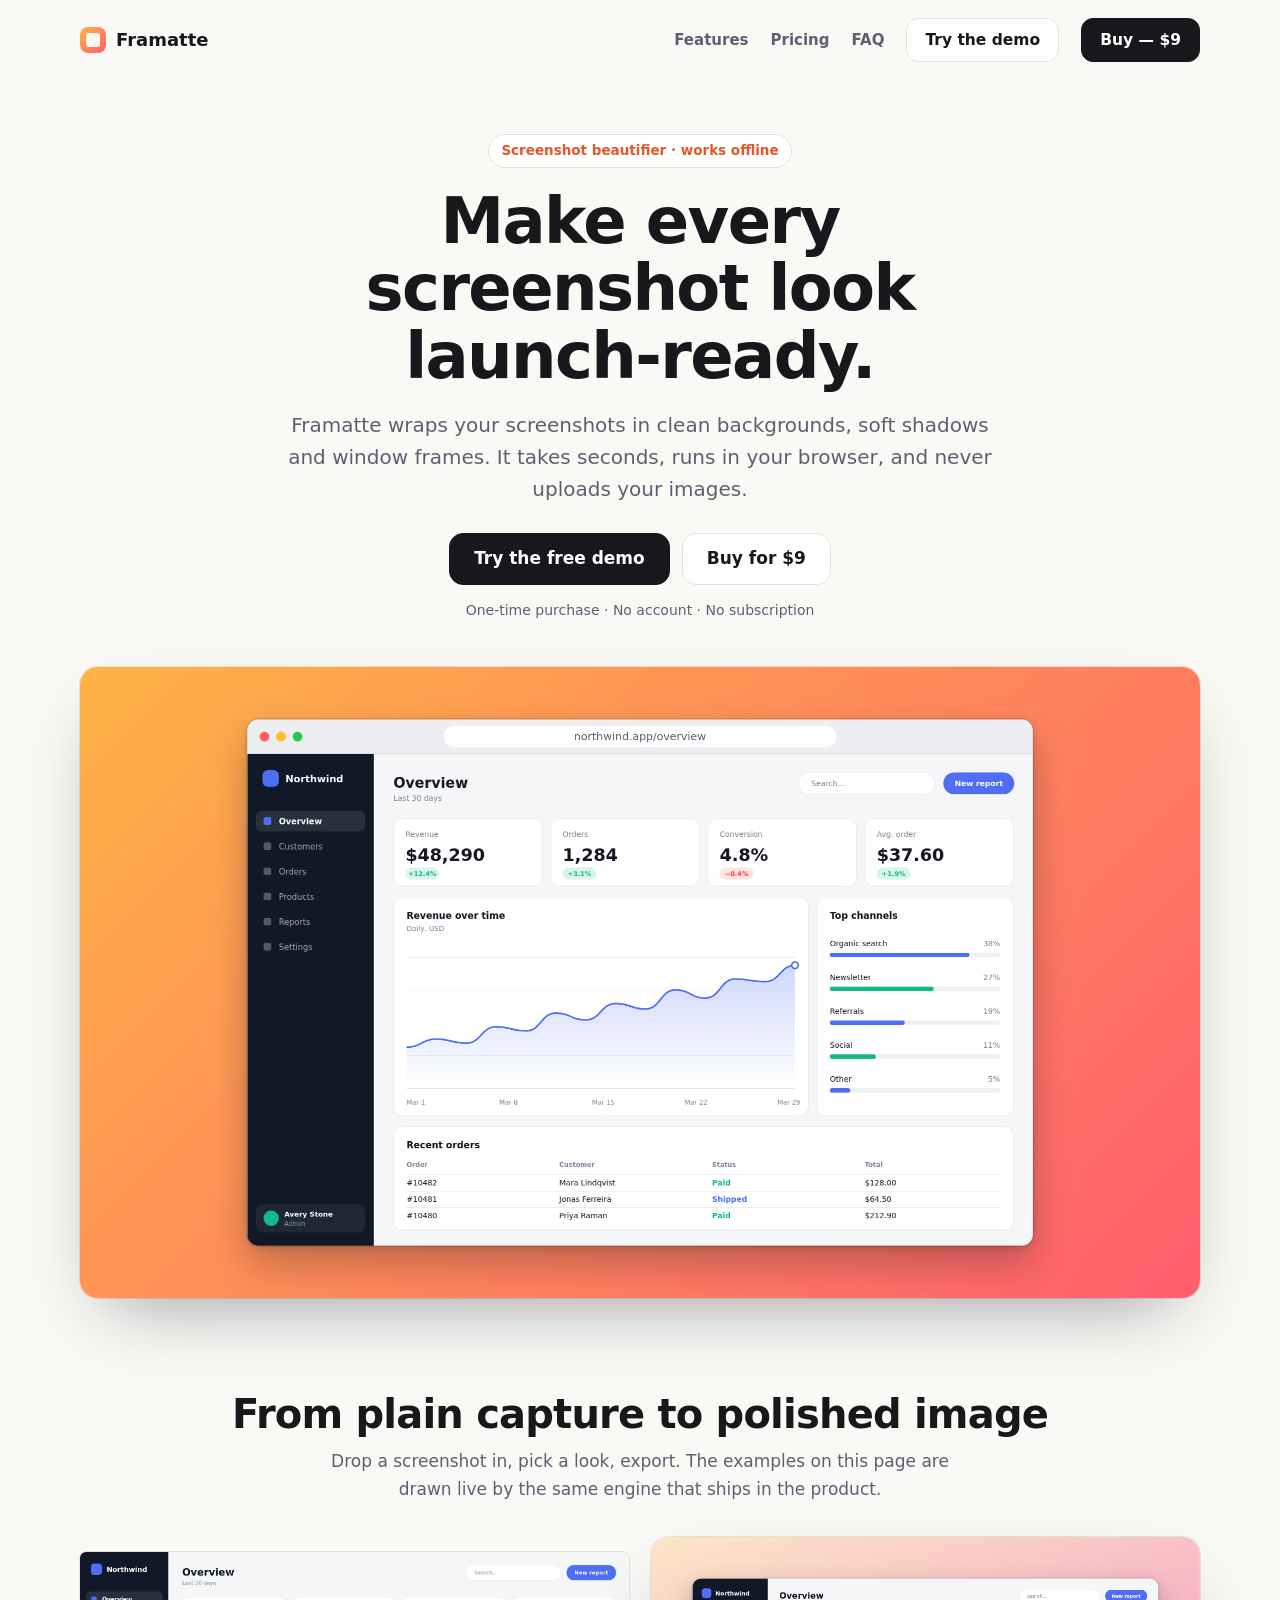
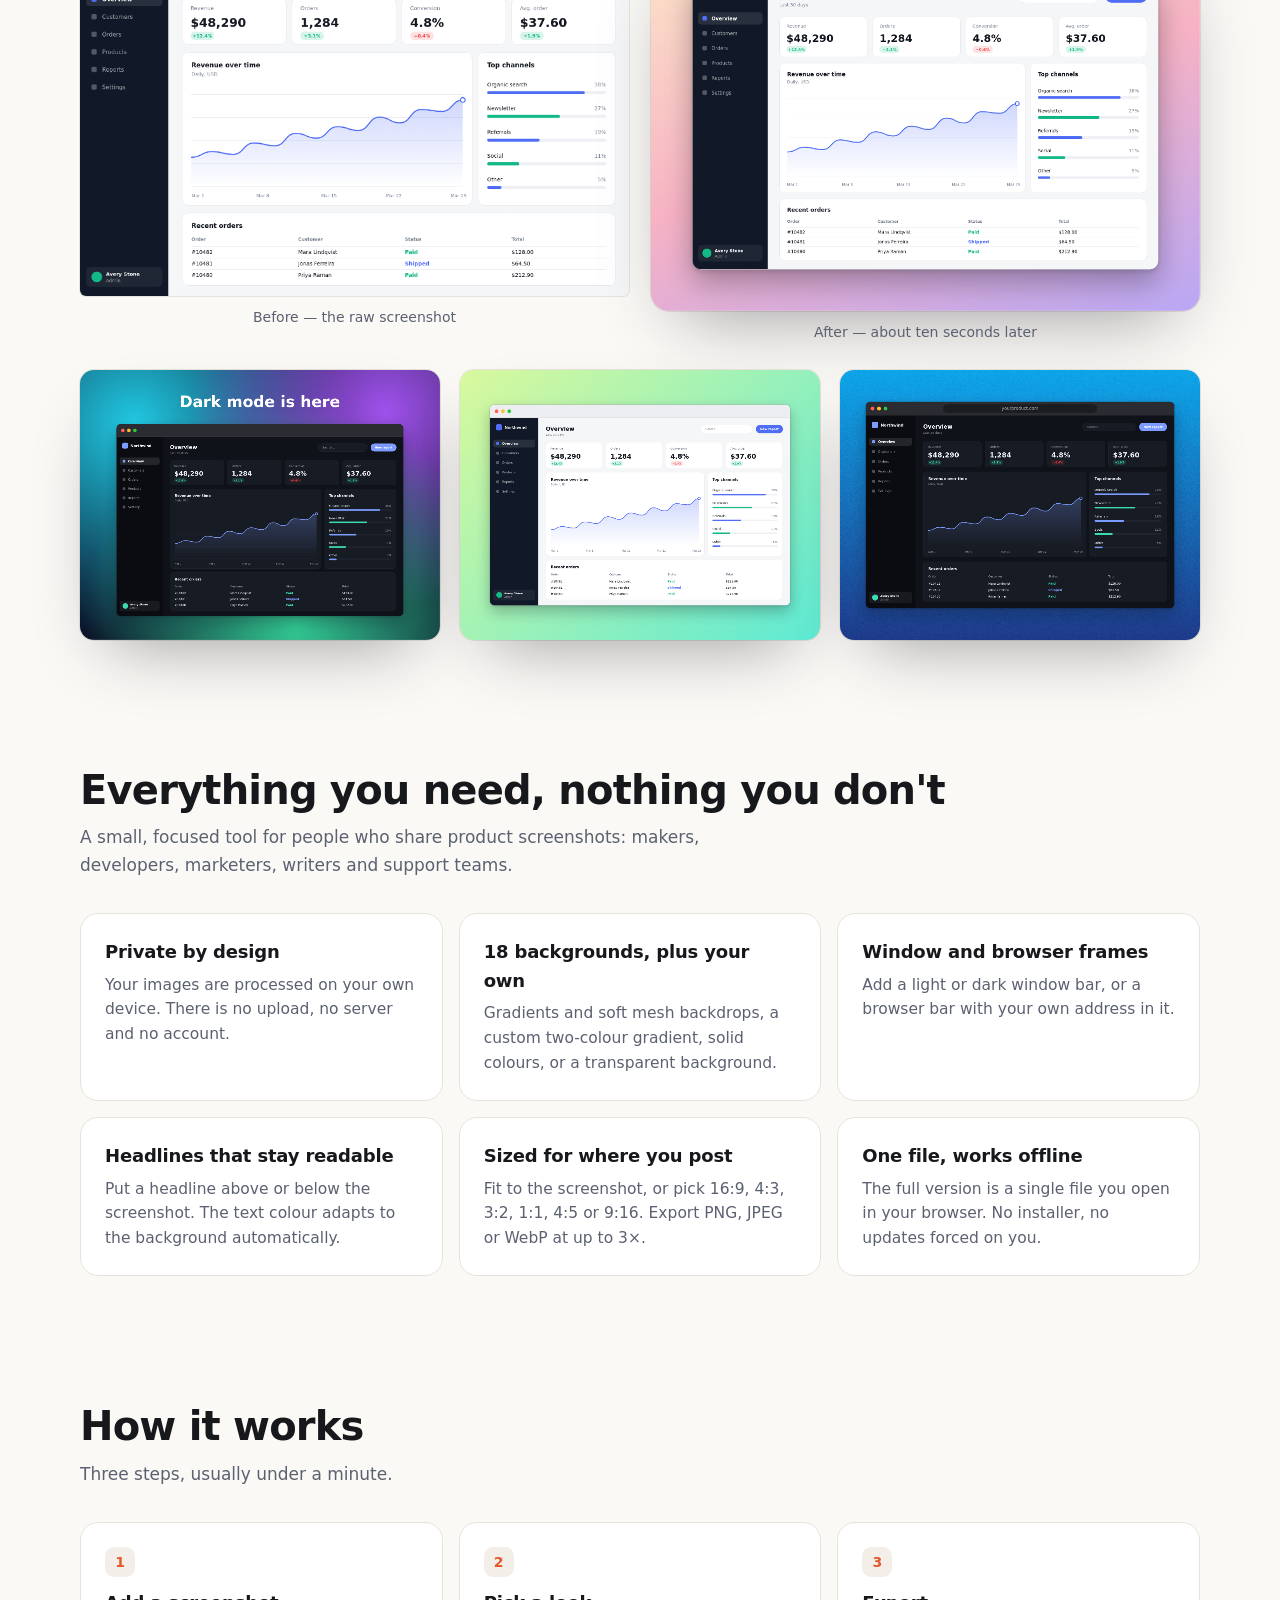
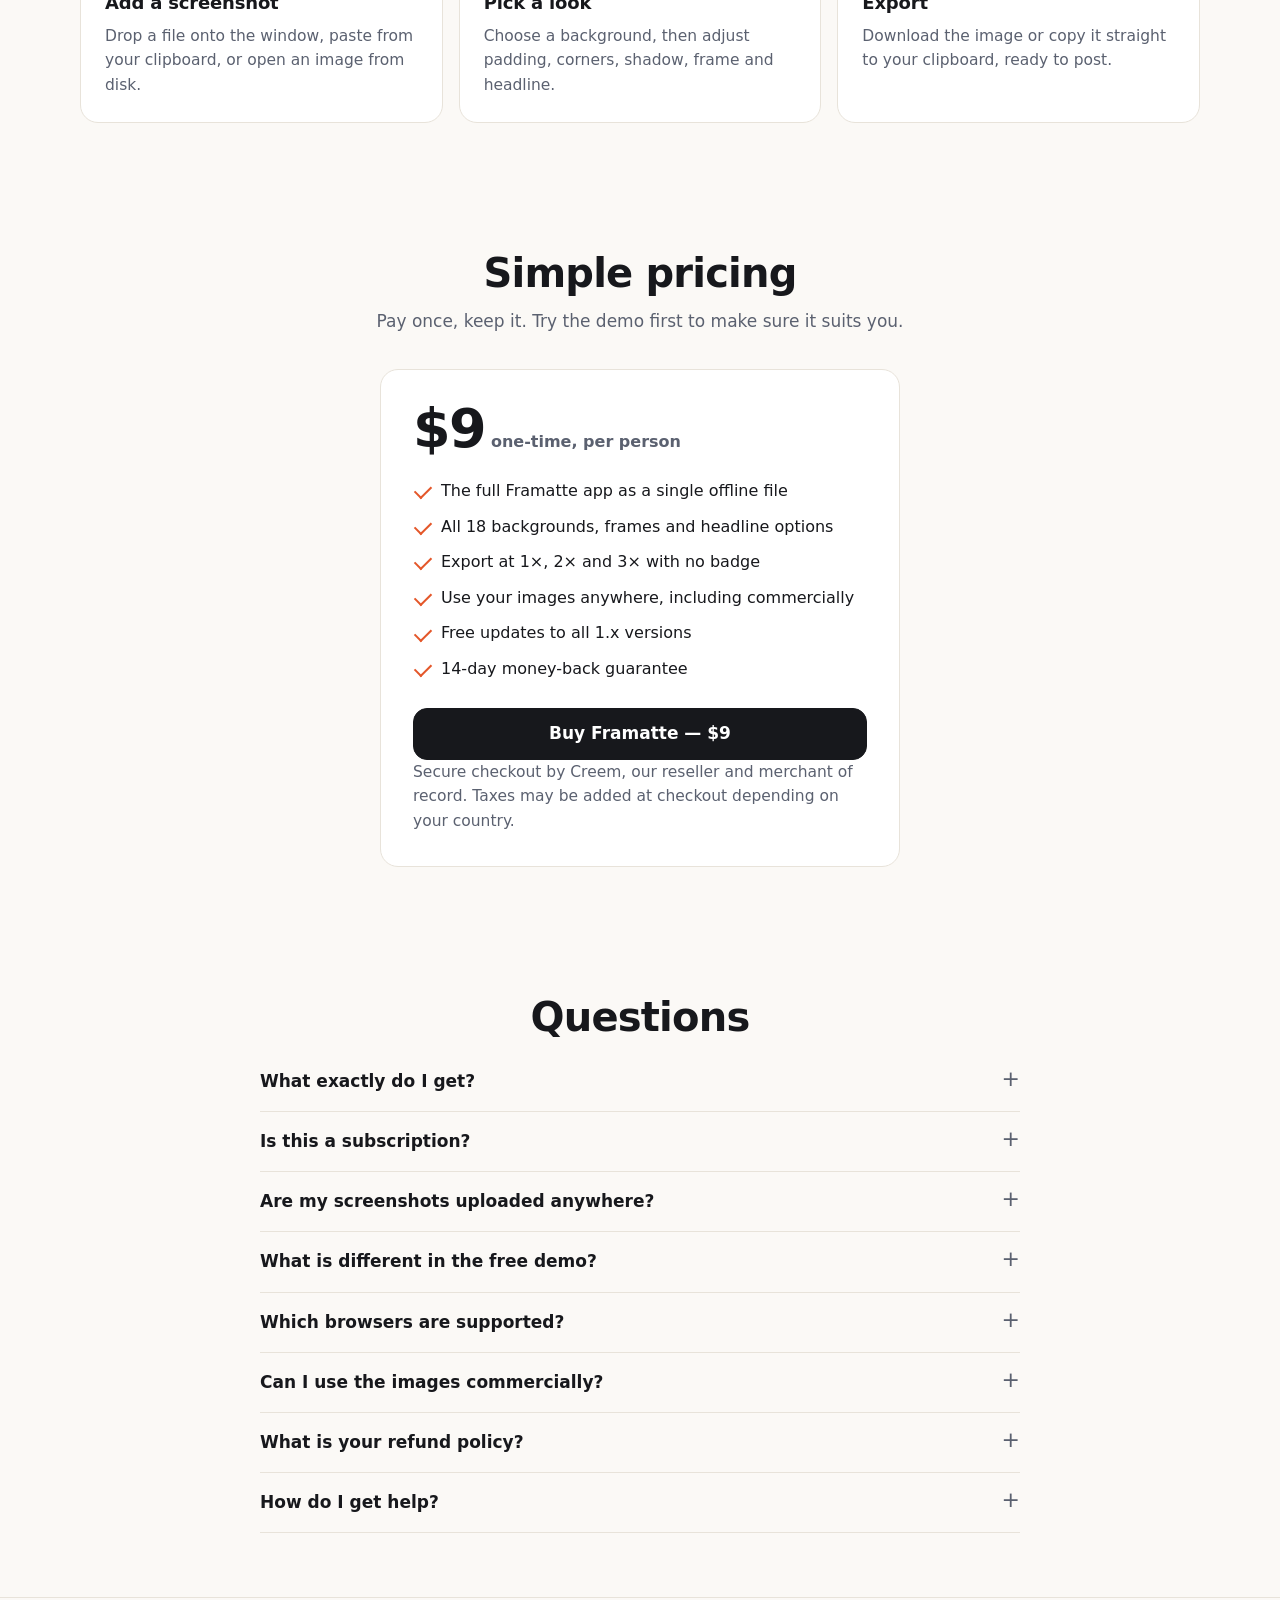
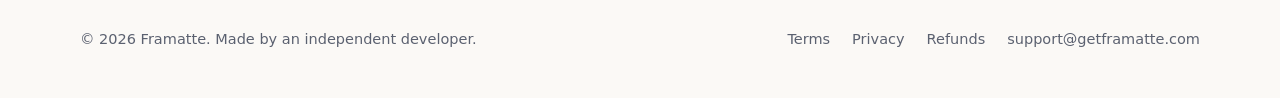
<file: index.html>
<!doctype html>
<html lang="en">
<head>
<title>Framatte — make every screenshot look launch-ready</title>
<meta name="description" content="Framatte adds clean backgrounds, shadows and window frames to your screenshots in seconds. Runs in your browser, works offline, nothing is uploaded. One-time purchase.">
<meta property="og:title" content="Framatte — make every screenshot look launch-ready">
<meta property="og:description" content="Backgrounds, shadows and window frames for your screenshots. Works offline. One-time purchase.">
<meta property="og:type" content="website">
<meta property="og:url" content="https://getframatte.com/">
<meta property="og:image" content="https://getframatte.com/cover.png">
<meta name="twitter:card" content="summary_large_image">
<meta charset="utf-8">
<meta name="viewport" content="width=device-width, initial-scale=1">
<link rel="icon" href="data:image/svg+xml,%3Csvg xmlns='http://www.w3.org/2000/svg' viewBox='0 0 32 32'%3E%3Cdefs%3E%3ClinearGradient id='g' x1='0' y1='0' x2='1' y2='1'%3E%3Cstop stop-color='%23ffb347'/%3E%3Cstop offset='1' stop-color='%23ff5f6d'/%3E%3C/linearGradient%3E%3C/defs%3E%3Crect width='32' height='32' rx='9' fill='url(%23g)'/%3E%3Crect x='8' y='8' width='16' height='16' rx='3' fill='white'/%3E%3C/svg%3E">
<link rel="stylesheet" href="styles.css">
</head>
<body>
<header class="wrap nav">
  <a class="brand" href="index.html"><span class="logo" aria-hidden="true"></span>Framatte</a>
  <a class="link" href="index.html#features">Features</a>
  <a class="link" href="index.html#pricing">Pricing</a>
  <a class="link" href="index.html#faq">FAQ</a>
  <a class="btn ghost" href="demo.html">Try the demo</a>
  <a class="btn primary" href="https://www.creem.io/product/prod_S1UHxMoHNaVEgxrfEF1Tn">Buy — $9</a>
</header>

<main>
  <div class="wrap hero">
    <span class="eyebrow">Screenshot beautifier · works offline</span>
    <h1>Make every screenshot look launch-ready.</h1>
    <p class="lede">Framatte wraps your screenshots in clean backgrounds, soft shadows and window frames. It takes seconds, runs in your browser, and never uploads your images.</p>
    <div class="cta">
      <a class="btn primary big" href="demo.html">Try the free demo</a>
      <a class="btn big" href="https://www.creem.io/product/prod_S1UHxMoHNaVEgxrfEF1Tn">Buy for $9</a>
    </div>
    <p class="fine">One-time purchase · No account · No subscription</p>
    <canvas class="shot" role="img" aria-label="A dashboard screenshot placed on a warm gradient background inside a browser frame"
      data-style='{"k":1,"s":{"bgIndex":0,"frame":"browser-light","url":"northwind.app/overview","pad":8,"aspect":"16:9"}}'></canvas>
  </div>

  <section>
    <div class="wrap">
      <div class="center">
        <h2>From plain capture to polished image</h2>
        <p class="sub">Drop a screenshot in, pick a look, export. The examples on this page are drawn live by the same engine that ships in the product.</p>
      </div>
      <div class="pairs">
        <figure>
          <canvas class="shot plain" role="img" aria-label="The original, undecorated screenshot"
            data-style='{"k":0.6,"s":{"bgType":"none","pad":0,"shadow":0,"radius":0,"border":false}}'></canvas>
          <figcaption>Before — the raw screenshot</figcaption>
        </figure>
        <figure>
          <canvas class="shot" role="img" aria-label="The same screenshot on a soft gradient with rounded corners and a shadow"
            data-style='{"k":0.6,"s":{"bgIndex":3,"pad":11,"radius":18,"shadow":70}}'></canvas>
          <figcaption>After — about ten seconds later</figcaption>
        </figure>
      </div>
      <div class="gallery">
        <figure><canvas class="shot" role="img" aria-label="Dark dashboard on an aurora background with a headline"
          data-style='{"k":0.5,"theme":"dark","s":{"bgIndex":12,"frame":"mac-dark","pad":10,"title":"Dark mode is here","aspect":"4:3"}}'></canvas></figure>
        <figure><canvas class="shot" role="img" aria-label="Dashboard on a mint background inside a light window frame"
          data-style='{"k":0.5,"s":{"bgIndex":4,"pad":12,"aspect":"4:3","frame":"mac-light"}}'></canvas></figure>
        <figure><canvas class="shot" role="img" aria-label="Dashboard on a blue gradient with a browser frame"
          data-style='{"k":0.5,"theme":"dark","s":{"bgIndex":7,"frame":"browser-dark","url":"yourproduct.com","pad":10,"aspect":"4:3","grain":true}}'></canvas></figure>
      </div>
    </div>
  </section>

  <section id="features">
    <div class="wrap">
      <h2>Everything you need, nothing you don't</h2>
      <p class="sub">A small, focused tool for people who share product screenshots: makers, developers, marketers, writers and support teams.</p>
      <div class="grid">
        <div class="card"><h3>Private by design</h3><p>Your images are processed on your own device. There is no upload, no server and no account.</p></div>
        <div class="card"><h3>18 backgrounds, plus your own</h3><p>Gradients and soft mesh backdrops, a custom two-colour gradient, solid colours, or a transparent background.</p></div>
        <div class="card"><h3>Window and browser frames</h3><p>Add a light or dark window bar, or a browser bar with your own address in it.</p></div>
        <div class="card"><h3>Headlines that stay readable</h3><p>Put a headline above or below the screenshot. The text colour adapts to the background automatically.</p></div>
        <div class="card"><h3>Sized for where you post</h3><p>Fit to the screenshot, or pick 16:9, 4:3, 3:2, 1:1, 4:5 or 9:16. Export PNG, JPEG or WebP at up to 3×.</p></div>
        <div class="card"><h3>One file, works offline</h3><p>The full version is a single file you open in your browser. No installer, no updates forced on you.</p></div>
      </div>
    </div>
  </section>

  <section>
    <div class="wrap">
      <h2>How it works</h2>
      <p class="sub">Three steps, usually under a minute.</p>
      <div class="grid">
        <div class="card"><span class="num">1</span><h3>Add a screenshot</h3><p>Drop a file onto the window, paste from your clipboard, or open an image from disk.</p></div>
        <div class="card"><span class="num">2</span><h3>Pick a look</h3><p>Choose a background, then adjust padding, corners, shadow, frame and headline.</p></div>
        <div class="card"><span class="num">3</span><h3>Export</h3><p>Download the image or copy it straight to your clipboard, ready to post.</p></div>
      </div>
    </div>
  </section>

  <section id="pricing">
    <div class="wrap center">
      <h2>Simple pricing</h2>
      <p class="sub">Pay once, keep it. Try the demo first to make sure it suits you.</p>
      <div class="card price">
        <div class="amount">$9<small>one-time, per person</small></div>
        <ul>
          <li>The full Framatte app as a single offline file</li>
          <li>All 18 backgrounds, frames and headline options</li>
          <li>Export at 1×, 2× and 3× with no badge</li>
          <li>Use your images anywhere, including commercially</li>
          <li>Free updates to all 1.x versions</li>
          <li>14-day money-back guarantee</li>
        </ul>
        <a class="btn primary big" href="https://www.creem.io/product/prod_S1UHxMoHNaVEgxrfEF1Tn">Buy Framatte — $9</a>
        <p class="fine">Secure checkout by Creem, our reseller and merchant of record. Taxes may be added at checkout depending on your country.</p>
      </div>
    </div>
  </section>

  <section id="faq">
    <div class="wrap">
      <div class="center"><h2>Questions</h2></div>
      <div class="faq">
        <details><summary>What exactly do I get?</summary><p>A zip file containing Framatte.html, a short readme and the licence. Open the HTML file in your browser and start using it. The download link is shown after checkout and sent to your email.</p></details>
        <details><summary>Is this a subscription?</summary><p>No. It is a one-time purchase. There are no recurring charges.</p></details>
        <details><summary>Are my screenshots uploaded anywhere?</summary><p>No. All rendering happens locally in your browser. The app makes no network requests and works with the internet switched off.</p></details>
        <details><summary>What is different in the free demo?</summary><p>The demo has 6 of the 18 backgrounds, exports at 1× only, and adds a small "Made with Framatte" badge to exported images. Everything else works the same, so you can judge the tool properly before buying.</p></details>
        <details><summary>Which browsers are supported?</summary><p>Current versions of Chrome, Edge, Safari and Firefox on desktop. It also runs on phones and tablets, though it is designed for desktop use.</p></details>
        <details><summary>Can I use the images commercially?</summary><p>Yes. Images you create are yours to use for any purpose, with no attribution required. One licence covers one person on all of their devices.</p></details>
        <details><summary>What is your refund policy?</summary><p>If Framatte is not right for you, email us within 14 days of purchase and we will refund you. See the <a href="refund.html">refund policy</a>.</p></details>
        <details><summary>How do I get help?</summary><p>Email <a href="mailto:support@getframatte.com">support@getframatte.com</a>. We aim to reply within three business days.</p></details>
      </div>
    </div>
  </section>
</main>

<footer>
  <div class="wrap foot">
    <span>© 2026 Framatte. Made by an independent developer.</span>
    <a href="terms.html">Terms</a>
    <a href="privacy.html">Privacy</a>
    <a href="refund.html">Refunds</a>
    <a href="mailto:support@getframatte.com">support@getframatte.com</a>
  </div>
</footer>

<script>
/* Rendering engine shared by the app and the marketing site.
   Everything is drawn on a 2D canvas, so the output is exactly what gets exported. */
const Engine = (() => {
  const lin = (name, angle, ...stops) => ({ name, type: 'linear', angle, stops });
  const mesh = (name, base, ...blobs) => ({ name, type: 'mesh', base, blobs });

  const PRESETS = [
    lin('Ember', 135, '#ffb347', '#ff5f6d'),
    lin('Lagoon', 135, '#43e7c8', '#3b82f6'),
    lin('Orchid', 135, '#c084fc', '#6366f1'),
    lin('Dawn', 160, '#fde6c8', '#f7b2c4', '#b9a7f5'),
    lin('Mint', 135, '#d9f99d', '#5eead4'),
    lin('Slate', 160, '#3b475c', '#0f172a'),
    lin('Peach', 135, '#ffe0c2', '#ffb4a2'),
    lin('Ocean', 180, '#0ea5e9', '#1e3a8a'),
    lin('Berry', 135, '#f43f5e', '#7c3aed'),
    lin('Sand', 160, '#f5efe6', '#e2d5c3'),
    lin('Forest', 150, '#34d399', '#065f46'),
    lin('Sky', 180, '#e0f2fe', '#bae6fd', '#c7d2fe'),
    mesh('Aurora', '#0b1026', [0.15, 0.2, 0.6, '#22d3ee'], [0.85, 0.15, 0.55, '#a855f7'], [0.6, 0.95, 0.6, '#34d399']),
    mesh('Candy', '#fff1f2', [0.1, 0.1, 0.6, '#fda4af'], [0.9, 0.2, 0.6, '#c4b5fd'], [0.5, 1, 0.6, '#fde68a']),
    mesh('Nebula', '#0f0720', [0.2, 0.8, 0.6, '#ec4899'], [0.8, 0.2, 0.6, '#6366f1'], [0.9, 0.9, 0.4, '#f59e0b']),
    mesh('Glacier', '#eef6ff', [0.1, 0.9, 0.6, '#93c5fd'], [0.9, 0.1, 0.6, '#a5f3fc'], [0.5, 0.4, 0.4, '#ddd6fe']),
    mesh('Lava', '#1a0a0a', [0.15, 0.15, 0.6, '#ef4444'], [0.85, 0.85, 0.6, '#f97316'], [0.8, 0.1, 0.4, '#7c2d12']),
    mesh('Meadow', '#f3fbe9', [0.1, 0.2, 0.6, '#bef264'], [0.9, 0.8, 0.6, '#5eead4'], [0.8, 0.1, 0.4, '#fde68a']),
  ];

  const ASPECTS = { auto: 0, '16:9': 16 / 9, '3:2': 3 / 2, '4:3': 4 / 3, '1:1': 1, '4:5': 4 / 5, '9:16': 9 / 16 };

  const DEFAULTS = {
    bgType: 'preset',      // preset | custom | solid | none
    bgIndex: 0,
    c1: '#ff8a5c', c2: '#7c5cff', angle: 135,
    solid: '#111827',
    grain: false,
    pad: 9,                // % of the screenshot size
    radius: 14,
    shadow: 55,            // 0–100
    border: true,
    frame: 'none',         // none | mac-light | mac-dark | browser-light | browser-dark
    url: 'yourproduct.com',
    aspect: 'auto',
    title: '',
    titleSize: 100,        // %
    titlePos: 'top',       // top | bottom
    scale: 1,
    format: 'png',
  };

  const FONT = 'ui-sans-serif, system-ui, -apple-system, "Segoe UI", Roboto, "Helvetica Neue", Arial, sans-serif';

  function rgba(hex, a) {
    const h = hex.replace('#', '');
    const n = parseInt(h.length === 3 ? h.split('').map(c => c + c).join('') : h, 16);
    return `rgba(${(n >> 16) & 255},${(n >> 8) & 255},${n & 255},${a})`;
  }

  function presetCss(p) {
    if (p.type === 'linear') return `linear-gradient(${p.angle}deg, ${p.stops.join(', ')})`;
    return p.blobs.map(([x, y, r, c]) =>
      `radial-gradient(circle at ${x * 100}% ${y * 100}%, ${c}, transparent ${r * 100}%)`).join(', ') + `, ${p.base}`;
  }

  function roundRect(ctx, x, y, w, h, r) {
    const tl = Array.isArray(r) ? r[0] : r, tr = Array.isArray(r) ? r[1] : r;
    const br = Array.isArray(r) ? r[2] : r, bl = Array.isArray(r) ? r[3] : r;
    ctx.beginPath();
    ctx.moveTo(x + tl, y);
    ctx.lineTo(x + w - tr, y); ctx.arcTo(x + w, y, x + w, y + tr, tr);
    ctx.lineTo(x + w, y + h - br); ctx.arcTo(x + w, y + h, x + w - br, y + h, br);
    ctx.lineTo(x + bl, y + h); ctx.arcTo(x, y + h, x, y + h - bl, bl);
    ctx.lineTo(x, y + tl); ctx.arcTo(x, y, x + tl, y, tl);
    ctx.closePath();
  }

  function linearGradient(ctx, W, H, angle, stops) {
    const t = angle * Math.PI / 180, dx = Math.sin(t), dy = -Math.cos(t);
    const L = Math.abs(W * dx) / 2 + Math.abs(H * dy) / 2, cx = W / 2, cy = H / 2;
    const g = ctx.createLinearGradient(cx - dx * L, cy - dy * L, cx + dx * L, cy + dy * L);
    stops.forEach((c, i) => g.addColorStop(stops.length === 1 ? 0 : i / (stops.length - 1), c));
    return g;
  }

  function drawBackground(ctx, W, H, S) {
    if (S.bgType === 'none') return;
    if (S.bgType === 'solid') { ctx.fillStyle = S.solid; ctx.fillRect(0, 0, W, H); return; }
    if (S.bgType === 'custom') {
      ctx.fillStyle = linearGradient(ctx, W, H, S.angle, [S.c1, S.c2]); ctx.fillRect(0, 0, W, H); return;
    }
    const p = PRESETS[S.bgIndex] || PRESETS[0];
    if (p.type === 'linear') {
      ctx.fillStyle = linearGradient(ctx, W, H, p.angle, p.stops); ctx.fillRect(0, 0, W, H); return;
    }
    ctx.fillStyle = p.base; ctx.fillRect(0, 0, W, H);
    const m = Math.max(W, H);
    for (const [x, y, r, c] of p.blobs) {
      const g = ctx.createRadialGradient(x * W, y * H, 0, x * W, y * H, r * m);
      g.addColorStop(0, rgba(c, 0.95)); g.addColorStop(1, rgba(c, 0));
      ctx.fillStyle = g; ctx.fillRect(0, 0, W, H);
    }
  }

  let grainTile = null;
  function grain(ctx, w, h) {
    if (!grainTile) {
      grainTile = document.createElement('canvas'); grainTile.width = grainTile.height = 160;
      const g = grainTile.getContext('2d'), d = g.createImageData(160, 160);
      for (let i = 0; i < d.data.length; i += 4) {
        const v = Math.random() * 255 | 0; d.data[i] = d.data[i + 1] = d.data[i + 2] = v; d.data[i + 3] = 26;
      }
      g.putImageData(d, 0, 0);
    }
    ctx.save(); ctx.setTransform(1, 0, 0, 1, 0, 0);
    ctx.globalCompositeOperation = 'overlay';
    ctx.fillStyle = ctx.createPattern(grainTile, 'repeat'); ctx.fillRect(0, 0, w, h);
    ctx.restore();
  }

  function wrap(ctx, text, maxW) {
    const out = [];
    for (const para of text.split('\n')) {
      let line = '';
      for (const word of para.split(/\s+/).filter(Boolean)) {
        const next = line ? line + ' ' + word : word;
        if (line && ctx.measureText(next).width > maxW) { out.push(line); line = word; } else line = next;
      }
      out.push(line);
    }
    return out.slice(0, 4);
  }

  /* All sizes are in screenshot pixels; `k` in draw() scales them to canvas pixels. */
  function layout(ctx, iw, ih, S) {
    const u = Math.max(iw, 480) / 1000;
    const framed = S.frame !== 'none';
    const barH = framed ? Math.round(44 * u) : 0;
    const cw = iw, ch = ih + barH;
    const pad = Math.round(S.pad / 100 * (cw + ch) / 2);
    const text = (S.title || '').trim();
    let lines = [], fs = 0, lh = 0, titleH = 0, gap = 0, edge = 0;
    if (text) {
      fs = Math.round(54 * u * S.titleSize / 100); lh = Math.round(fs * 1.18);
      ctx.font = `700 ${fs}px ${FONT}`;
      lines = wrap(ctx, text, cw + pad);
      titleH = lines.length * lh;
      gap = Math.max(Math.round(pad * 0.5), Math.round(fs * 0.55));
      edge = Math.max(pad, Math.round(fs * 0.9));
    }
    const top = text && S.titlePos === 'top' ? edge + titleH + gap : pad;
    const bottom = text && S.titlePos === 'bottom' ? gap + titleH + edge : pad;
    let W = cw + 2 * pad, H = top + ch + bottom;
    const a = ASPECTS[S.aspect] || 0;
    let ox = 0, oy = 0;
    if (a) {
      if (W / H > a) { const nh = Math.round(W / a); oy = (nh - H) / 2; H = nh; }
      else { const nw = Math.round(H * a); ox = (nw - W) / 2; W = nw; }
    }
    const x = ox + pad, y = oy + top;
    const titleY = S.titlePos === 'top' ? oy + edge : y + ch + gap;
    return { u, barH, cw, ch, pad, W, H, x, y, lines, fs, lh, titleY, framed };
  }

  function draw(canvas, img, S, opts = {}) {
    const k = opts.k || 1;
    const ctx = canvas.getContext('2d');
    const iw = img.naturalWidth || img.width, ih = img.naturalHeight || img.height;
    const L = layout(ctx, iw, ih, S);
    canvas.width = Math.max(1, Math.round(L.W * k)); canvas.height = Math.max(1, Math.round(L.H * k));
    ctx.setTransform(k, 0, 0, k, 0, 0);
    ctx.clearRect(0, 0, L.W, L.H);
    ctx.imageSmoothingEnabled = true; ctx.imageSmoothingQuality = 'high';

    if (S.bgType === 'none' && S.format === 'jpeg' && opts.final) { ctx.fillStyle = '#fff'; ctx.fillRect(0, 0, L.W, L.H); }
    drawBackground(ctx, L.W, L.H, S);
    if (S.grain && S.bgType !== 'none') grain(ctx, canvas.width, canvas.height);

    if (L.lines.length) {
      let dark = false;
      try {
        const px = ctx.getImageData(canvas.width >> 1, Math.min(canvas.height - 1, Math.round((L.titleY + L.fs / 2) * k)), 1, 1).data;
        dark = px[3] < 40 ? false : (0.2126 * px[0] + 0.7152 * px[1] + 0.0722 * px[2]) < 150;
      } catch (e) { /* keep default */ }
      ctx.font = `700 ${L.fs}px ${FONT}`; ctx.textAlign = 'center'; ctx.textBaseline = 'top';
      ctx.fillStyle = dark ? '#ffffff' : '#111827';
      L.lines.forEach((t, i) => ctx.fillText(t, L.W / 2, L.titleY + i * L.lh + (L.lh - L.fs) / 2));
    }

    const r = Math.min(S.radius * L.u, L.cw / 2, L.ch / 2);
    const darkFrame = S.frame.endsWith('dark');
    const barColor = darkFrame ? '#2a2c31' : '#eceef1';

    if (S.shadow > 0) {
      const s = S.shadow / 100;
      for (const [blur, off, alpha] of [[90 * L.u * s, 40 * L.u * s, 0.34 * s + 0.08], [18 * L.u * s, 6 * L.u * s, 0.22 * s]]) {
        ctx.save();
        ctx.shadowColor = `rgba(8,10,20,${alpha})`; ctx.shadowBlur = blur * k; ctx.shadowOffsetY = off * k;
        ctx.fillStyle = L.framed ? barColor : '#ffffff';
        roundRect(ctx, L.x, L.y, L.cw, L.ch, r); ctx.fill();
        ctx.restore();
      }
    }

    ctx.save();
    roundRect(ctx, L.x, L.y, L.cw, L.ch, r); ctx.clip();
    if (L.framed) {
      ctx.fillStyle = barColor; ctx.fillRect(L.x, L.y, L.cw, L.barH);
      const cy = L.y + L.barH / 2, dot = 6.2 * L.u;
      ['#ff5f57', '#febc2e', '#28c840'].forEach((c, i) => {
        ctx.fillStyle = c; ctx.beginPath(); ctx.arc(L.x + (22 + i * 21) * L.u, cy, dot, 0, Math.PI * 2); ctx.fill();
      });
      if (S.frame.startsWith('browser')) {
        const pw = Math.min(L.cw * 0.5, L.cw - 220 * L.u), ph = L.barH * 0.62;
        if (pw > 60 * L.u) {
          ctx.fillStyle = darkFrame ? '#1b1c20' : '#ffffff';
          roundRect(ctx, L.x + (L.cw - pw) / 2, cy - ph / 2, pw, ph, ph / 2); ctx.fill();
          ctx.fillStyle = darkFrame ? '#a3a7b0' : '#5b6170';
          ctx.font = `500 ${Math.round(L.barH * 0.31)}px ${FONT}`; ctx.textAlign = 'center'; ctx.textBaseline = 'middle';
          ctx.fillText(S.url || '', L.x + L.cw / 2, cy + L.u, pw - 24 * L.u);
        }
      }
      ctx.fillStyle = darkFrame ? 'rgba(255,255,255,.07)' : 'rgba(0,0,0,.08)';
      ctx.fillRect(L.x, L.y + L.barH - Math.max(1 / k, L.u), L.cw, Math.max(1 / k, L.u));
    }
    ctx.drawImage(img, L.x, L.y + L.barH, iw, ih);
    ctx.restore();

    if (S.border) {
      const lw = Math.max(1 / k, 1.2 * L.u);
      ctx.save(); ctx.lineWidth = lw; ctx.strokeStyle = 'rgba(10,12,24,.14)';
      roundRect(ctx, L.x - lw / 2, L.y - lw / 2, L.cw + lw, L.ch + lw, r + lw / 2); ctx.stroke();
      ctx.restore();
    }

    if (opts.watermark) {
      const fs = Math.max(11 / k, L.W * 0.0125), padX = fs * 0.8, h = fs * 2;
      ctx.font = `600 ${fs}px ${FONT}`;
      const w = ctx.measureText(opts.watermark).width + padX * 2, m = fs * 0.9;
      ctx.fillStyle = 'rgba(12,14,22,.62)';
      roundRect(ctx, L.W - w - m, L.H - h - m, w, h, h / 2); ctx.fill();
      ctx.fillStyle = '#fff'; ctx.textAlign = 'center'; ctx.textBaseline = 'middle';
      ctx.fillText(opts.watermark, L.W - m - w / 2, L.H - m - h / 2 + fs * 0.05);
    }
    return L;
  }

  /* A generic dashboard mock-up, drawn from scratch, used as the demo screenshot. */
  function makeSample(theme = 'light') {
    const D = theme === 'dark';
    const C = D
      ? { bg: '#0f1218', side: '#0a0c11', card: '#171b23', line: '#252a35', ink: '#eef1f6', mute: '#8b93a3', soft: '#1f2430', acc: '#7c9cff', acc2: '#3ddbb4' }
      : { bg: '#f5f6f8', side: '#111827', card: '#ffffff', line: '#e6e8ee', ink: '#141821', mute: '#7a8394', soft: '#eef0f4', acc: '#4f6df5', acc2: '#12b886' };
    const c = document.createElement('canvas'); c.width = 1440; c.height = 900;
    const x = c.getContext('2d');
    const T = (t, px, py, size, color, weight = 500, align = 'left') => {
      x.font = `${weight} ${size}px ${FONT}`; x.fillStyle = color; x.textAlign = align; x.textBaseline = 'alphabetic'; x.fillText(t, px, py);
    };
    const R = (px, py, w, h, r, fill) => { roundRect(x, px, py, w, h, r); x.fillStyle = fill; x.fill(); };
    x.fillStyle = C.bg; x.fillRect(0, 0, 1440, 900);
    x.fillStyle = C.side; x.fillRect(0, 0, 232, 900);
    R(28, 30, 30, 30, 9, C.acc); T('Northwind', 70, 52, 18, '#ffffff', 700);
    ['Overview', 'Customers', 'Orders', 'Products', 'Reports', 'Settings'].forEach((t, i) => {
      const py = 104 + i * 46;
      if (i === 0) R(16, py, 200, 38, 10, 'rgba(255,255,255,.1)');
      R(30, py + 12, 14, 14, 4, i === 0 ? C.acc : 'rgba(255,255,255,.28)');
      T(t, 58, py + 25, 15, i === 0 ? '#ffffff' : 'rgba(255,255,255,.62)', i === 0 ? 600 : 500);
    });
    R(16, 824, 200, 52, 12, 'rgba(255,255,255,.06)');
    x.beginPath(); x.arc(44, 850, 14, 0, 7); x.fillStyle = C.acc2; x.fill();
    T('Avery Stone', 68, 847, 13, '#ffffff', 600); T('Admin', 68, 864, 12, 'rgba(255,255,255,.5)');

    T('Overview', 268, 62, 26, C.ink, 700); T('Last 30 days', 268, 86, 14, C.mute);
    R(1010, 34, 250, 40, 20, C.card); x.strokeStyle = C.line; x.lineWidth = 1; roundRect(x, 1010.5, 34.5, 250, 40, 20); x.stroke();
    T('Search…', 1034, 59, 14, C.mute);
    R(1276, 34, 130, 40, 20, C.acc); T('New report', 1341, 59, 14, '#ffffff', 600, 'center');

    [['Revenue', '$48,290', '+12.4%', true], ['Orders', '1,284', '+3.1%', true], ['Conversion', '4.8%', '−0.4%', false], ['Avg. order', '$37.60', '+1.9%', true]]
      .forEach(([l, v, d, up], i) => {
        const px = 268 + i * 288;
        R(px, 118, 272, 124, 16, C.card); x.strokeStyle = C.line; roundRect(x, px + .5, 118.5, 272, 124, 16); x.stroke();
        T(l, px + 22, 152, 14, C.mute); T(v, px + 22, 196, 32, C.ink, 700);
        R(px + 22, 208, 62, 22, 11, up ? rgba(C.acc2, .16) : 'rgba(239,68,68,.14)');
        T(d, px + 53, 224, 12, up ? C.acc2 : '#ef4444', 600, 'center');
      });

    R(268, 262, 760, 400, 16, C.card); x.strokeStyle = C.line; roundRect(x, 268.5, 262.5, 760, 400, 16); x.stroke();
    T('Revenue over time', 292, 302, 17, C.ink, 600); T('Daily, USD', 292, 324, 13, C.mute);
    for (let i = 0; i < 5; i++) { x.fillStyle = C.line; x.fillRect(292, 372 + i * 60, 712, 1); }
    const pts = [0.3, 0.36, 0.33, 0.45, 0.42, 0.55, 0.5, 0.62, 0.58, 0.72, 0.66, 0.8, 0.78, 0.9];
    const P = i => [292 + i * (712 / (pts.length - 1)), 612 - pts[i] * 250];
    const path = () => {
      x.beginPath(); x.moveTo(...P(0));
      for (let i = 1; i < pts.length; i++) { const [ax, ay] = P(i - 1), [bx, by] = P(i), mx = (ax + bx) / 2; x.bezierCurveTo(mx, ay, mx, by, bx, by); }
    };
    path(); x.lineTo(1004, 612); x.lineTo(292, 612); x.closePath();
    const g = x.createLinearGradient(0, 380, 0, 612); g.addColorStop(0, rgba(C.acc, .28)); g.addColorStop(1, rgba(C.acc, 0));
    x.fillStyle = g; x.fill();
    path(); x.strokeStyle = C.acc; x.lineWidth = 3; x.stroke();
    const [ex, ey] = P(pts.length - 1); x.beginPath(); x.arc(ex, ey, 6, 0, 7); x.fillStyle = C.card; x.fill(); x.strokeStyle = C.acc; x.lineWidth = 3; x.stroke();
    ['Mar 1', 'Mar 8', 'Mar 15', 'Mar 22', 'Mar 29'].forEach((t, i) => T(t, 292 + i * 170, 642, 12, C.mute));

    R(1044, 262, 360, 400, 16, C.card); x.strokeStyle = C.line; x.lineWidth = 1; roundRect(x, 1044.5, 262.5, 360, 400, 16); x.stroke();
    T('Top channels', 1068, 302, 17, C.ink, 600);
    [['Organic search', 0.82, '38%'], ['Newsletter', 0.61, '27%'], ['Referrals', 0.44, '19%'], ['Social', 0.27, '11%'], ['Other', 0.12, '5%']].forEach(([l, w, p], i) => {
      const py = 338 + i * 62;
      T(l, 1068, py + 14, 14, C.ink); T(p, 1380, py + 14, 14, C.mute, 500, 'right');
      R(1068, py + 26, 312, 8, 4, C.soft); R(1068, py + 26, 312 * w, 8, 4, i % 2 ? C.acc2 : C.acc);
    });

    R(268, 682, 1136, 190, 16, C.card); x.strokeStyle = C.line; roundRect(x, 268.5, 682.5, 1136, 190, 16); x.stroke();
    T('Recent orders', 292, 722, 17, C.ink, 600);
    ['Order', 'Customer', 'Status', 'Total'].forEach((t, i) => T(t, 292 + i * 280, 756, 12, C.mute, 600));
    [['#10482', 'Mara Lindqvist', 'Paid', '$128.00'], ['#10481', 'Jonas Ferreira', 'Shipped', '$64.50'], ['#10480', 'Priya Raman', 'Paid', '$212.90']].forEach((row, j) => {
      const py = 790 + j * 30; x.fillStyle = C.line; x.fillRect(292, py - 20, 1088, 1);
      row.forEach((t, i) => T(t, 292 + i * 280, py, 14, i === 2 ? (t === 'Paid' ? C.acc2 : C.acc) : C.ink, i === 2 ? 600 : 500));
    });
    return c;
  }

  let scratch = null;
  function measure(img, S) {
    scratch = scratch || document.createElement('canvas');
    return layout(scratch.getContext('2d'), img.naturalWidth || img.width, img.naturalHeight || img.height, S);
  }

  return { PRESETS, ASPECTS, DEFAULTS, presetCss, draw, measure, makeSample };
})();

</script>
<script>
(() => {
  const samples = { light: Engine.makeSample('light'), dark: Engine.makeSample('dark') };
  document.querySelectorAll('canvas[data-style]').forEach(c => {
    const o = JSON.parse(c.dataset.style);
    Engine.draw(c, samples[o.theme || 'light'], { ...Engine.DEFAULTS, ...o.s }, { k: o.k || 0.6 });
  });
})();
</script>
</body>
</html>
</file>
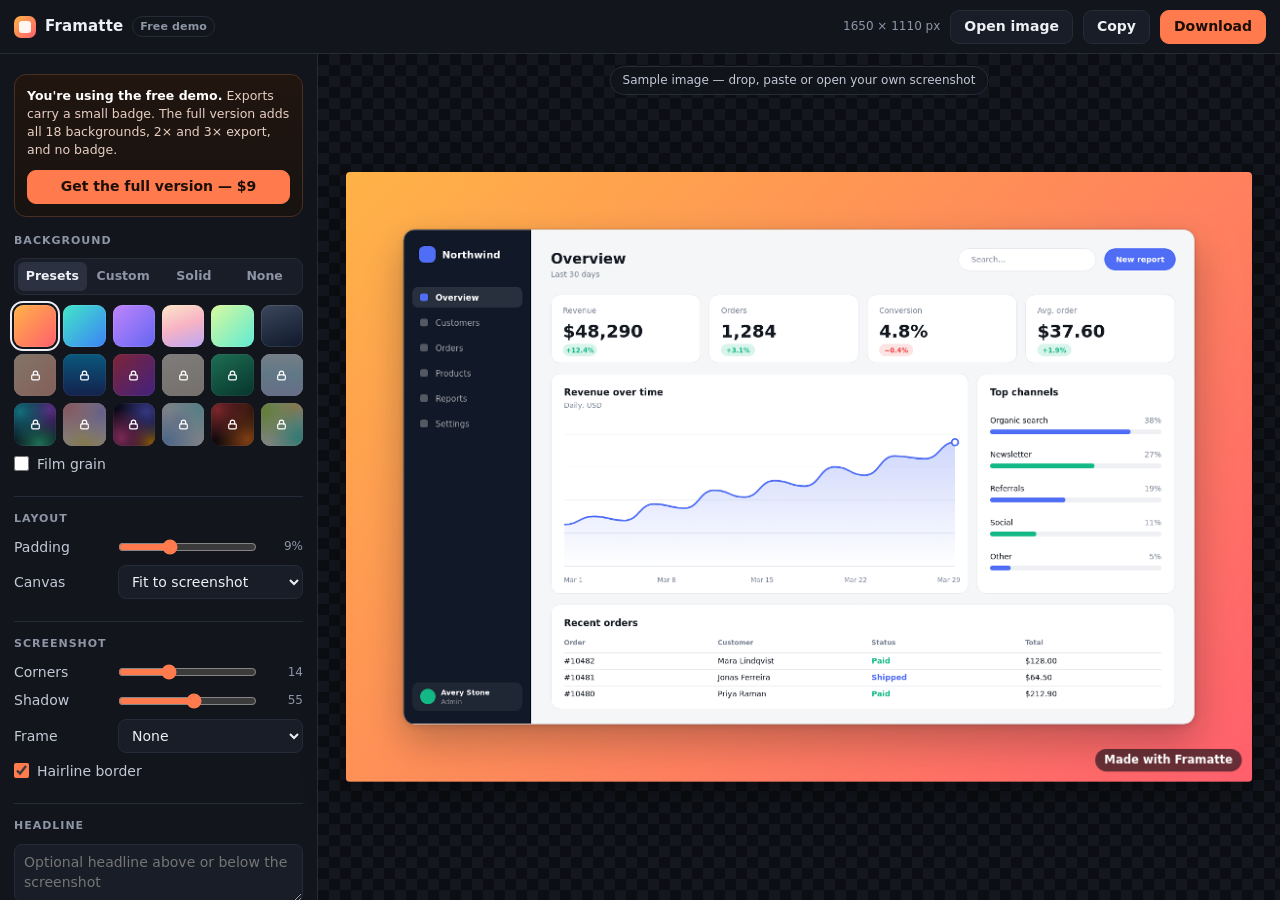
<file: demo.html>
<!doctype html>
<html lang="en">
<head>
<meta charset="utf-8">
<meta name="viewport" content="width=device-width, initial-scale=1">
<title>Framatte — screenshot beautifier</title>
<meta name="description" content="Turn plain screenshots into polished images. Runs entirely in your browser.">
<style>
  :root {
    --bg: #0c0e13; --panel: #12151c; --panel2: #191d27; --line: #262b38;
    --ink: #eef0f5; --mute: #8d95a6; --acc: #ff7a4d; --acc-ink: #1d0e07;
    --font: ui-sans-serif, system-ui, -apple-system, "Segoe UI", Roboto, "Helvetica Neue", Arial, sans-serif;
  }
  * { box-sizing: border-box; }
  html, body { height: 100%; }
  body { margin: 0; background: var(--bg); color: var(--ink); font: 14px/1.45 var(--font);
    display: grid; grid-template-rows: 54px 1fr; overflow: hidden; }
  button, input, select, textarea { font: inherit; color: inherit; }
  button { cursor: pointer; }

  .top { display: flex; align-items: center; gap: 10px; padding: 0 14px; border-bottom: 1px solid var(--line); background: var(--panel); }
  .brand { display: flex; align-items: center; gap: 9px; font-weight: 700; font-size: 15px; letter-spacing: .01em; margin-right: auto; white-space: nowrap; }
  .logo { width: 22px; height: 22px; border-radius: 7px; background: linear-gradient(135deg, #ffb347, #ff5f6d); position: relative; flex: none; }
  .logo::after { content: ""; position: absolute; inset: 5px; border-radius: 3px; background: #fff; opacity: .92; }
  .tag { font-size: 11px; font-weight: 600; color: var(--mute); border: 1px solid var(--line); padding: 2px 7px; border-radius: 999px; }
  .dims { color: var(--mute); font-size: 12px; font-variant-numeric: tabular-nums; white-space: nowrap; }
  .btn { height: 34px; padding: 0 13px; border-radius: 9px; border: 1px solid var(--line); background: var(--panel2); font-weight: 600; white-space: nowrap; }
  .btn:hover { border-color: #3a4152; }
  .btn.primary { background: var(--acc); border-color: var(--acc); color: var(--acc-ink); }
  .btn.primary:hover { filter: brightness(1.07); }
  .btn.block { width: 100%; }
  :focus-visible { outline: 2px solid var(--acc); outline-offset: 2px; }

  main { display: grid; grid-template-columns: 318px 1fr; min-height: 0; }
  .panel { overflow-y: auto; border-right: 1px solid var(--line); background: var(--panel); padding: 6px 14px 28px; }
  .group { padding: 14px 0; border-bottom: 1px solid var(--line); }
  .group:last-child { border-bottom: 0; }
  .group h2 { margin: 0 0 10px; font-size: 11px; font-weight: 700; letter-spacing: .09em; text-transform: uppercase; color: var(--mute); }
  .row { display: grid; grid-template-columns: 96px 1fr 38px; align-items: center; gap: 8px; margin: 8px 0; }
  .row.two { grid-template-columns: 96px 1fr; }
  .row label, .check { color: #c4c9d6; }
  .row output { text-align: right; color: var(--mute); font-size: 12px; font-variant-numeric: tabular-nums; }
  input[type=range] { width: 100%; accent-color: var(--acc); margin: 0; }
  select, input[type=text], textarea { width: 100%; background: var(--panel2); border: 1px solid var(--line); border-radius: 8px; padding: 7px 9px; }
  textarea { resize: vertical; min-height: 58px; }
  input[type=color] { width: 100%; height: 32px; padding: 2px; background: var(--panel2); border: 1px solid var(--line); border-radius: 8px; }
  .check { display: flex; align-items: center; gap: 8px; margin: 8px 0; }
  .check input { accent-color: var(--acc); width: 15px; height: 15px; margin: 0; }
  .seg { display: grid; grid-template-columns: repeat(4, 1fr); background: var(--panel2); border: 1px solid var(--line); border-radius: 9px; padding: 3px; gap: 2px; margin-bottom: 10px; }
  .seg button { border: 0; background: transparent; border-radius: 6px; padding: 5px 0; color: var(--mute); font-weight: 600; font-size: 12.5px; }
  .seg button[aria-pressed=true] { background: #2b3140; color: var(--ink); }
  .swatches { display: grid; grid-template-columns: repeat(6, 1fr); gap: 7px; }
  .sw { aspect-ratio: 1; border-radius: 9px; border: 0; padding: 0; position: relative; box-shadow: inset 0 0 0 1px rgba(255,255,255,.1); }
  .sw[aria-pressed=true] { outline: 2px solid var(--ink); outline-offset: 2px; }
  .sw.locked::after { content: ""; position: absolute; inset: 0; border-radius: 9px; background: rgba(8,10,16,.5)
    url("data:image/svg+xml,%3Csvg xmlns='http://www.w3.org/2000/svg' viewBox='0 0 24 24' fill='none' stroke='white' stroke-width='2.2' stroke-linecap='round'%3E%3Crect x='5' y='11' width='14' height='9' rx='2'/%3E%3Cpath d='M8 11V8a4 4 0 0 1 8 0v3'/%3E%3C/svg%3E") center / 13px no-repeat; }
  .pair { display: grid; grid-template-columns: 1fr 1fr; gap: 8px; }
  .hide { display: none !important; }
  .note { font-size: 12px; color: var(--mute); margin: 8px 0 0; }
  .upsell { margin: 14px 0 2px; padding: 12px; border-radius: 12px; border: 1px solid #4a2f24; background: linear-gradient(180deg, #21150f, #171310); }
  .upsell p { margin: 0 0 10px; font-size: 12.5px; color: #e8cfc4; }
  .upsell b { color: #fff; }
  a.btn { display: inline-flex; align-items: center; justify-content: center; text-decoration: none; }

  .stage { position: relative; min-width: 0; min-height: 0; display: flex; align-items: center; justify-content: center; padding: 28px;
    background-color: #0c0e13;
    background-image: linear-gradient(45deg, #14171e 25%, transparent 25%, transparent 75%, #14171e 75%), linear-gradient(45deg, #14171e 25%, transparent 25%, transparent 75%, #14171e 75%);
    background-size: 22px 22px; background-position: 0 0, 11px 11px; }
  #cv { max-width: 100%; max-height: 100%; border-radius: 4px; box-shadow: 0 10px 40px rgba(0,0,0,.45); }
  .hint { position: absolute; top: 12px; left: 50%; transform: translateX(-50%); background: rgba(18,21,28,.9); border: 1px solid var(--line);
    border-radius: 999px; padding: 5px 12px; font-size: 12px; color: #c4c9d6; white-space: nowrap; max-width: calc(100% - 24px); overflow: hidden; text-overflow: ellipsis; }
  .drop { position: absolute; inset: 14px; border: 2px dashed var(--acc); border-radius: 16px; background: rgba(255,122,77,.09);
    display: none; align-items: center; justify-content: center; font-size: 18px; font-weight: 700; pointer-events: none; }
  body.dragging .drop { display: flex; }
  .toast { position: fixed; left: 50%; bottom: 22px; transform: translate(-50%, 20px); background: #f3f4f7; color: #12151c; font-weight: 600;
    padding: 9px 14px; border-radius: 10px; opacity: 0; transition: .2s; pointer-events: none; max-width: calc(100vw - 32px); text-align: center; z-index: 5; }
  .toast.on { opacity: 1; transform: translate(-50%, 0); }

  @media (max-width: 820px) {
    body { overflow: auto; grid-template-rows: 54px auto; }
    main { grid-template-columns: minmax(0, 1fr); }
    .stage { height: 46vh; min-height: 260px; padding: 16px; order: -1; position: sticky; top: 0; z-index: 2; }
    .panel { border-right: 0; overflow: visible; }
    .dims, .tag, .wide { display: none; }
    .top { gap: 7px; padding: 0 10px; }
    .top .btn { padding: 0 10px; }
    .brand { min-width: 0; overflow: hidden; }
  }
</style>
</head>
<body>
<header class="top">
  <div class="brand"><span class="logo" aria-hidden="true"></span>Framatte <span class="tag" id="edition"></span></div>
  <span class="dims" id="dims"></span>
  <button class="btn" id="open">Open<span class="wide">&nbsp;image</span></button>
  <button class="btn" id="copy">Copy</button>
  <button class="btn primary" id="download">Download</button>
  <input type="file" id="file" accept="image/*" hidden>
</header>

<main>
  <aside class="panel" aria-label="Settings">
    <div class="upsell hide" id="upsell">
      <p><b>You're using the free demo.</b> Exports carry a small badge. The full version adds all 18 backgrounds, 2× and 3× export, and no badge.</p>
      <a class="btn primary block" href="https://www.creem.io/product/prod_S1UHxMoHNaVEgxrfEF1Tn">Get the full version — $9</a>
    </div>

    <section class="group">
      <h2>Background</h2>
      <div class="seg" role="group" aria-label="Background type">
        <button data-bg="preset">Presets</button><button data-bg="custom">Custom</button><button data-bg="solid">Solid</button><button data-bg="none">None</button>
      </div>
      <div id="bg-preset"><div class="swatches" id="swatches"></div></div>
      <div id="bg-custom" class="hide">
        <div class="pair"><input type="color" data-k="c1" aria-label="Gradient start color"><input type="color" data-k="c2" aria-label="Gradient end color"></div>
        <div class="row"><label for="angle">Angle</label><input id="angle" type="range" min="0" max="360" step="5" data-k="angle"><output data-o="angle"></output></div>
      </div>
      <div id="bg-solid" class="hide"><input type="color" data-k="solid" aria-label="Background color"></div>
      <p id="bg-none" class="note hide">Transparent background — export as PNG or WebP to keep it.</p>
      <label class="check"><input type="checkbox" data-k="grain"> Film grain</label>
    </section>

    <section class="group">
      <h2>Layout</h2>
      <div class="row"><label for="pad">Padding</label><input id="pad" type="range" min="0" max="25" step="0.5" data-k="pad"><output data-o="pad"></output></div>
      <div class="row two"><label for="aspect">Canvas</label>
        <select id="aspect" data-k="aspect">
          <option value="auto">Fit to screenshot</option><option value="16:9">16:9 — widescreen</option><option value="3:2">3:2</option>
          <option value="4:3">4:3</option><option value="1:1">1:1 — square</option><option value="4:5">4:5 — portrait</option><option value="9:16">9:16 — story</option>
        </select></div>
    </section>

    <section class="group">
      <h2>Screenshot</h2>
      <div class="row"><label for="radius">Corners</label><input id="radius" type="range" min="0" max="40" step="1" data-k="radius"><output data-o="radius"></output></div>
      <div class="row"><label for="shadow">Shadow</label><input id="shadow" type="range" min="0" max="100" step="1" data-k="shadow"><output data-o="shadow"></output></div>
      <div class="row two"><label for="frame">Frame</label>
        <select id="frame" data-k="frame">
          <option value="none">None</option><option value="mac-light">Window — light</option><option value="mac-dark">Window — dark</option>
          <option value="browser-light">Browser — light</option><option value="browser-dark">Browser — dark</option>
        </select></div>
      <div class="row two hide" id="url-row"><label for="url">Address</label><input id="url" type="text" data-k="url" maxlength="60" spellcheck="false"></div>
      <label class="check"><input type="checkbox" data-k="border"> Hairline border</label>
    </section>

    <section class="group">
      <h2>Headline</h2>
      <textarea data-k="title" maxlength="160" placeholder="Optional headline above or below the screenshot" aria-label="Headline text"></textarea>
      <div class="row"><label for="tsize">Size</label><input id="tsize" type="range" min="60" max="170" step="5" data-k="titleSize"><output data-o="titleSize"></output></div>
      <div class="row two"><label for="tpos">Position</label>
        <select id="tpos" data-k="titlePos"><option value="top">Above</option><option value="bottom">Below</option></select></div>
    </section>

    <section class="group">
      <h2>Export</h2>
      <div class="row two"><label for="scale">Resolution</label>
        <select id="scale" data-k="scale"><option value="1">1× — original size</option><option value="2">2×</option><option value="3">3×</option></select></div>
      <div class="row two"><label for="format">Format</label>
        <select id="format" data-k="format"><option value="png">PNG</option><option value="jpeg">JPEG</option><option value="webp">WebP</option></select></div>
      <p class="note">Tip: paste an image with Ctrl/⌘ + V, or drop a file anywhere.</p>
    </section>

    <section class="group">
      <div class="pair"><button class="btn" id="sample">Sample image</button><button class="btn" id="reset">Reset style</button></div>
      <p class="note">Your images never leave this device. Everything is rendered locally in the browser.</p>
      <p class="note" id="version"></p>
    </section>
  </aside>

  <section class="stage" id="stage" aria-label="Preview">
    <canvas id="cv" aria-label="Preview of the exported image"></canvas>
    <div class="hint" id="hint">Sample image — drop, paste or open your own screenshot</div>
    <div class="drop">Drop the image to load it</div>
  </section>
</main>
<div class="toast" id="toast" role="status" aria-live="polite"></div>

<script>
/* Rendering engine shared by the app and the marketing site.
   Everything is drawn on a 2D canvas, so the output is exactly what gets exported. */
const Engine = (() => {
  const lin = (name, angle, ...stops) => ({ name, type: 'linear', angle, stops });
  const mesh = (name, base, ...blobs) => ({ name, type: 'mesh', base, blobs });

  const PRESETS = [
    lin('Ember', 135, '#ffb347', '#ff5f6d'),
    lin('Lagoon', 135, '#43e7c8', '#3b82f6'),
    lin('Orchid', 135, '#c084fc', '#6366f1'),
    lin('Dawn', 160, '#fde6c8', '#f7b2c4', '#b9a7f5'),
    lin('Mint', 135, '#d9f99d', '#5eead4'),
    lin('Slate', 160, '#3b475c', '#0f172a'),
    lin('Peach', 135, '#ffe0c2', '#ffb4a2'),
    lin('Ocean', 180, '#0ea5e9', '#1e3a8a'),
    lin('Berry', 135, '#f43f5e', '#7c3aed'),
    lin('Sand', 160, '#f5efe6', '#e2d5c3'),
    lin('Forest', 150, '#34d399', '#065f46'),
    lin('Sky', 180, '#e0f2fe', '#bae6fd', '#c7d2fe'),
    mesh('Aurora', '#0b1026', [0.15, 0.2, 0.6, '#22d3ee'], [0.85, 0.15, 0.55, '#a855f7'], [0.6, 0.95, 0.6, '#34d399']),
    mesh('Candy', '#fff1f2', [0.1, 0.1, 0.6, '#fda4af'], [0.9, 0.2, 0.6, '#c4b5fd'], [0.5, 1, 0.6, '#fde68a']),
    mesh('Nebula', '#0f0720', [0.2, 0.8, 0.6, '#ec4899'], [0.8, 0.2, 0.6, '#6366f1'], [0.9, 0.9, 0.4, '#f59e0b']),
    mesh('Glacier', '#eef6ff', [0.1, 0.9, 0.6, '#93c5fd'], [0.9, 0.1, 0.6, '#a5f3fc'], [0.5, 0.4, 0.4, '#ddd6fe']),
    mesh('Lava', '#1a0a0a', [0.15, 0.15, 0.6, '#ef4444'], [0.85, 0.85, 0.6, '#f97316'], [0.8, 0.1, 0.4, '#7c2d12']),
    mesh('Meadow', '#f3fbe9', [0.1, 0.2, 0.6, '#bef264'], [0.9, 0.8, 0.6, '#5eead4'], [0.8, 0.1, 0.4, '#fde68a']),
  ];

  const ASPECTS = { auto: 0, '16:9': 16 / 9, '3:2': 3 / 2, '4:3': 4 / 3, '1:1': 1, '4:5': 4 / 5, '9:16': 9 / 16 };

  const DEFAULTS = {
    bgType: 'preset',      // preset | custom | solid | none
    bgIndex: 0,
    c1: '#ff8a5c', c2: '#7c5cff', angle: 135,
    solid: '#111827',
    grain: false,
    pad: 9,                // % of the screenshot size
    radius: 14,
    shadow: 55,            // 0–100
    border: true,
    frame: 'none',         // none | mac-light | mac-dark | browser-light | browser-dark
    url: 'yourproduct.com',
    aspect: 'auto',
    title: '',
    titleSize: 100,        // %
    titlePos: 'top',       // top | bottom
    scale: 1,
    format: 'png',
  };

  const FONT = 'ui-sans-serif, system-ui, -apple-system, "Segoe UI", Roboto, "Helvetica Neue", Arial, sans-serif';

  function rgba(hex, a) {
    const h = hex.replace('#', '');
    const n = parseInt(h.length === 3 ? h.split('').map(c => c + c).join('') : h, 16);
    return `rgba(${(n >> 16) & 255},${(n >> 8) & 255},${n & 255},${a})`;
  }

  function presetCss(p) {
    if (p.type === 'linear') return `linear-gradient(${p.angle}deg, ${p.stops.join(', ')})`;
    return p.blobs.map(([x, y, r, c]) =>
      `radial-gradient(circle at ${x * 100}% ${y * 100}%, ${c}, transparent ${r * 100}%)`).join(', ') + `, ${p.base}`;
  }

  function roundRect(ctx, x, y, w, h, r) {
    const tl = Array.isArray(r) ? r[0] : r, tr = Array.isArray(r) ? r[1] : r;
    const br = Array.isArray(r) ? r[2] : r, bl = Array.isArray(r) ? r[3] : r;
    ctx.beginPath();
    ctx.moveTo(x + tl, y);
    ctx.lineTo(x + w - tr, y); ctx.arcTo(x + w, y, x + w, y + tr, tr);
    ctx.lineTo(x + w, y + h - br); ctx.arcTo(x + w, y + h, x + w - br, y + h, br);
    ctx.lineTo(x + bl, y + h); ctx.arcTo(x, y + h, x, y + h - bl, bl);
    ctx.lineTo(x, y + tl); ctx.arcTo(x, y, x + tl, y, tl);
    ctx.closePath();
  }

  function linearGradient(ctx, W, H, angle, stops) {
    const t = angle * Math.PI / 180, dx = Math.sin(t), dy = -Math.cos(t);
    const L = Math.abs(W * dx) / 2 + Math.abs(H * dy) / 2, cx = W / 2, cy = H / 2;
    const g = ctx.createLinearGradient(cx - dx * L, cy - dy * L, cx + dx * L, cy + dy * L);
    stops.forEach((c, i) => g.addColorStop(stops.length === 1 ? 0 : i / (stops.length - 1), c));
    return g;
  }

  function drawBackground(ctx, W, H, S) {
    if (S.bgType === 'none') return;
    if (S.bgType === 'solid') { ctx.fillStyle = S.solid; ctx.fillRect(0, 0, W, H); return; }
    if (S.bgType === 'custom') {
      ctx.fillStyle = linearGradient(ctx, W, H, S.angle, [S.c1, S.c2]); ctx.fillRect(0, 0, W, H); return;
    }
    const p = PRESETS[S.bgIndex] || PRESETS[0];
    if (p.type === 'linear') {
      ctx.fillStyle = linearGradient(ctx, W, H, p.angle, p.stops); ctx.fillRect(0, 0, W, H); return;
    }
    ctx.fillStyle = p.base; ctx.fillRect(0, 0, W, H);
    const m = Math.max(W, H);
    for (const [x, y, r, c] of p.blobs) {
      const g = ctx.createRadialGradient(x * W, y * H, 0, x * W, y * H, r * m);
      g.addColorStop(0, rgba(c, 0.95)); g.addColorStop(1, rgba(c, 0));
      ctx.fillStyle = g; ctx.fillRect(0, 0, W, H);
    }
  }

  let grainTile = null;
  function grain(ctx, w, h) {
    if (!grainTile) {
      grainTile = document.createElement('canvas'); grainTile.width = grainTile.height = 160;
      const g = grainTile.getContext('2d'), d = g.createImageData(160, 160);
      for (let i = 0; i < d.data.length; i += 4) {
        const v = Math.random() * 255 | 0; d.data[i] = d.data[i + 1] = d.data[i + 2] = v; d.data[i + 3] = 26;
      }
      g.putImageData(d, 0, 0);
    }
    ctx.save(); ctx.setTransform(1, 0, 0, 1, 0, 0);
    ctx.globalCompositeOperation = 'overlay';
    ctx.fillStyle = ctx.createPattern(grainTile, 'repeat'); ctx.fillRect(0, 0, w, h);
    ctx.restore();
  }

  function wrap(ctx, text, maxW) {
    const out = [];
    for (const para of text.split('\n')) {
      let line = '';
      for (const word of para.split(/\s+/).filter(Boolean)) {
        const next = line ? line + ' ' + word : word;
        if (line && ctx.measureText(next).width > maxW) { out.push(line); line = word; } else line = next;
      }
      out.push(line);
    }
    return out.slice(0, 4);
  }

  /* All sizes are in screenshot pixels; `k` in draw() scales them to canvas pixels. */
  function layout(ctx, iw, ih, S) {
    const u = Math.max(iw, 480) / 1000;
    const framed = S.frame !== 'none';
    const barH = framed ? Math.round(44 * u) : 0;
    const cw = iw, ch = ih + barH;
    const pad = Math.round(S.pad / 100 * (cw + ch) / 2);
    const text = (S.title || '').trim();
    let lines = [], fs = 0, lh = 0, titleH = 0, gap = 0, edge = 0;
    if (text) {
      fs = Math.round(54 * u * S.titleSize / 100); lh = Math.round(fs * 1.18);
      ctx.font = `700 ${fs}px ${FONT}`;
      lines = wrap(ctx, text, cw + pad);
      titleH = lines.length * lh;
      gap = Math.max(Math.round(pad * 0.5), Math.round(fs * 0.55));
      edge = Math.max(pad, Math.round(fs * 0.9));
    }
    const top = text && S.titlePos === 'top' ? edge + titleH + gap : pad;
    const bottom = text && S.titlePos === 'bottom' ? gap + titleH + edge : pad;
    let W = cw + 2 * pad, H = top + ch + bottom;
    const a = ASPECTS[S.aspect] || 0;
    let ox = 0, oy = 0;
    if (a) {
      if (W / H > a) { const nh = Math.round(W / a); oy = (nh - H) / 2; H = nh; }
      else { const nw = Math.round(H * a); ox = (nw - W) / 2; W = nw; }
    }
    const x = ox + pad, y = oy + top;
    const titleY = S.titlePos === 'top' ? oy + edge : y + ch + gap;
    return { u, barH, cw, ch, pad, W, H, x, y, lines, fs, lh, titleY, framed };
  }

  function draw(canvas, img, S, opts = {}) {
    const k = opts.k || 1;
    const ctx = canvas.getContext('2d');
    const iw = img.naturalWidth || img.width, ih = img.naturalHeight || img.height;
    const L = layout(ctx, iw, ih, S);
    canvas.width = Math.max(1, Math.round(L.W * k)); canvas.height = Math.max(1, Math.round(L.H * k));
    ctx.setTransform(k, 0, 0, k, 0, 0);
    ctx.clearRect(0, 0, L.W, L.H);
    ctx.imageSmoothingEnabled = true; ctx.imageSmoothingQuality = 'high';

    if (S.bgType === 'none' && S.format === 'jpeg' && opts.final) { ctx.fillStyle = '#fff'; ctx.fillRect(0, 0, L.W, L.H); }
    drawBackground(ctx, L.W, L.H, S);
    if (S.grain && S.bgType !== 'none') grain(ctx, canvas.width, canvas.height);

    if (L.lines.length) {
      let dark = false;
      try {
        const px = ctx.getImageData(canvas.width >> 1, Math.min(canvas.height - 1, Math.round((L.titleY + L.fs / 2) * k)), 1, 1).data;
        dark = px[3] < 40 ? false : (0.2126 * px[0] + 0.7152 * px[1] + 0.0722 * px[2]) < 150;
      } catch (e) { /* keep default */ }
      ctx.font = `700 ${L.fs}px ${FONT}`; ctx.textAlign = 'center'; ctx.textBaseline = 'top';
      ctx.fillStyle = dark ? '#ffffff' : '#111827';
      L.lines.forEach((t, i) => ctx.fillText(t, L.W / 2, L.titleY + i * L.lh + (L.lh - L.fs) / 2));
    }

    const r = Math.min(S.radius * L.u, L.cw / 2, L.ch / 2);
    const darkFrame = S.frame.endsWith('dark');
    const barColor = darkFrame ? '#2a2c31' : '#eceef1';

    if (S.shadow > 0) {
      const s = S.shadow / 100;
      for (const [blur, off, alpha] of [[90 * L.u * s, 40 * L.u * s, 0.34 * s + 0.08], [18 * L.u * s, 6 * L.u * s, 0.22 * s]]) {
        ctx.save();
        ctx.shadowColor = `rgba(8,10,20,${alpha})`; ctx.shadowBlur = blur * k; ctx.shadowOffsetY = off * k;
        ctx.fillStyle = L.framed ? barColor : '#ffffff';
        roundRect(ctx, L.x, L.y, L.cw, L.ch, r); ctx.fill();
        ctx.restore();
      }
    }

    ctx.save();
    roundRect(ctx, L.x, L.y, L.cw, L.ch, r); ctx.clip();
    if (L.framed) {
      ctx.fillStyle = barColor; ctx.fillRect(L.x, L.y, L.cw, L.barH);
      const cy = L.y + L.barH / 2, dot = 6.2 * L.u;
      ['#ff5f57', '#febc2e', '#28c840'].forEach((c, i) => {
        ctx.fillStyle = c; ctx.beginPath(); ctx.arc(L.x + (22 + i * 21) * L.u, cy, dot, 0, Math.PI * 2); ctx.fill();
      });
      if (S.frame.startsWith('browser')) {
        const pw = Math.min(L.cw * 0.5, L.cw - 220 * L.u), ph = L.barH * 0.62;
        if (pw > 60 * L.u) {
          ctx.fillStyle = darkFrame ? '#1b1c20' : '#ffffff';
          roundRect(ctx, L.x + (L.cw - pw) / 2, cy - ph / 2, pw, ph, ph / 2); ctx.fill();
          ctx.fillStyle = darkFrame ? '#a3a7b0' : '#5b6170';
          ctx.font = `500 ${Math.round(L.barH * 0.31)}px ${FONT}`; ctx.textAlign = 'center'; ctx.textBaseline = 'middle';
          ctx.fillText(S.url || '', L.x + L.cw / 2, cy + L.u, pw - 24 * L.u);
        }
      }
      ctx.fillStyle = darkFrame ? 'rgba(255,255,255,.07)' : 'rgba(0,0,0,.08)';
      ctx.fillRect(L.x, L.y + L.barH - Math.max(1 / k, L.u), L.cw, Math.max(1 / k, L.u));
    }
    ctx.drawImage(img, L.x, L.y + L.barH, iw, ih);
    ctx.restore();

    if (S.border) {
      const lw = Math.max(1 / k, 1.2 * L.u);
      ctx.save(); ctx.lineWidth = lw; ctx.strokeStyle = 'rgba(10,12,24,.14)';
      roundRect(ctx, L.x - lw / 2, L.y - lw / 2, L.cw + lw, L.ch + lw, r + lw / 2); ctx.stroke();
      ctx.restore();
    }

    if (opts.watermark) {
      const fs = Math.max(11 / k, L.W * 0.0125), padX = fs * 0.8, h = fs * 2;
      ctx.font = `600 ${fs}px ${FONT}`;
      const w = ctx.measureText(opts.watermark).width + padX * 2, m = fs * 0.9;
      ctx.fillStyle = 'rgba(12,14,22,.62)';
      roundRect(ctx, L.W - w - m, L.H - h - m, w, h, h / 2); ctx.fill();
      ctx.fillStyle = '#fff'; ctx.textAlign = 'center'; ctx.textBaseline = 'middle';
      ctx.fillText(opts.watermark, L.W - m - w / 2, L.H - m - h / 2 + fs * 0.05);
    }
    return L;
  }

  /* A generic dashboard mock-up, drawn from scratch, used as the demo screenshot. */
  function makeSample(theme = 'light') {
    const D = theme === 'dark';
    const C = D
      ? { bg: '#0f1218', side: '#0a0c11', card: '#171b23', line: '#252a35', ink: '#eef1f6', mute: '#8b93a3', soft: '#1f2430', acc: '#7c9cff', acc2: '#3ddbb4' }
      : { bg: '#f5f6f8', side: '#111827', card: '#ffffff', line: '#e6e8ee', ink: '#141821', mute: '#7a8394', soft: '#eef0f4', acc: '#4f6df5', acc2: '#12b886' };
    const c = document.createElement('canvas'); c.width = 1440; c.height = 900;
    const x = c.getContext('2d');
    const T = (t, px, py, size, color, weight = 500, align = 'left') => {
      x.font = `${weight} ${size}px ${FONT}`; x.fillStyle = color; x.textAlign = align; x.textBaseline = 'alphabetic'; x.fillText(t, px, py);
    };
    const R = (px, py, w, h, r, fill) => { roundRect(x, px, py, w, h, r); x.fillStyle = fill; x.fill(); };
    x.fillStyle = C.bg; x.fillRect(0, 0, 1440, 900);
    x.fillStyle = C.side; x.fillRect(0, 0, 232, 900);
    R(28, 30, 30, 30, 9, C.acc); T('Northwind', 70, 52, 18, '#ffffff', 700);
    ['Overview', 'Customers', 'Orders', 'Products', 'Reports', 'Settings'].forEach((t, i) => {
      const py = 104 + i * 46;
      if (i === 0) R(16, py, 200, 38, 10, 'rgba(255,255,255,.1)');
      R(30, py + 12, 14, 14, 4, i === 0 ? C.acc : 'rgba(255,255,255,.28)');
      T(t, 58, py + 25, 15, i === 0 ? '#ffffff' : 'rgba(255,255,255,.62)', i === 0 ? 600 : 500);
    });
    R(16, 824, 200, 52, 12, 'rgba(255,255,255,.06)');
    x.beginPath(); x.arc(44, 850, 14, 0, 7); x.fillStyle = C.acc2; x.fill();
    T('Avery Stone', 68, 847, 13, '#ffffff', 600); T('Admin', 68, 864, 12, 'rgba(255,255,255,.5)');

    T('Overview', 268, 62, 26, C.ink, 700); T('Last 30 days', 268, 86, 14, C.mute);
    R(1010, 34, 250, 40, 20, C.card); x.strokeStyle = C.line; x.lineWidth = 1; roundRect(x, 1010.5, 34.5, 250, 40, 20); x.stroke();
    T('Search…', 1034, 59, 14, C.mute);
    R(1276, 34, 130, 40, 20, C.acc); T('New report', 1341, 59, 14, '#ffffff', 600, 'center');

    [['Revenue', '$48,290', '+12.4%', true], ['Orders', '1,284', '+3.1%', true], ['Conversion', '4.8%', '−0.4%', false], ['Avg. order', '$37.60', '+1.9%', true]]
      .forEach(([l, v, d, up], i) => {
        const px = 268 + i * 288;
        R(px, 118, 272, 124, 16, C.card); x.strokeStyle = C.line; roundRect(x, px + .5, 118.5, 272, 124, 16); x.stroke();
        T(l, px + 22, 152, 14, C.mute); T(v, px + 22, 196, 32, C.ink, 700);
        R(px + 22, 208, 62, 22, 11, up ? rgba(C.acc2, .16) : 'rgba(239,68,68,.14)');
        T(d, px + 53, 224, 12, up ? C.acc2 : '#ef4444', 600, 'center');
      });

    R(268, 262, 760, 400, 16, C.card); x.strokeStyle = C.line; roundRect(x, 268.5, 262.5, 760, 400, 16); x.stroke();
    T('Revenue over time', 292, 302, 17, C.ink, 600); T('Daily, USD', 292, 324, 13, C.mute);
    for (let i = 0; i < 5; i++) { x.fillStyle = C.line; x.fillRect(292, 372 + i * 60, 712, 1); }
    const pts = [0.3, 0.36, 0.33, 0.45, 0.42, 0.55, 0.5, 0.62, 0.58, 0.72, 0.66, 0.8, 0.78, 0.9];
    const P = i => [292 + i * (712 / (pts.length - 1)), 612 - pts[i] * 250];
    const path = () => {
      x.beginPath(); x.moveTo(...P(0));
      for (let i = 1; i < pts.length; i++) { const [ax, ay] = P(i - 1), [bx, by] = P(i), mx = (ax + bx) / 2; x.bezierCurveTo(mx, ay, mx, by, bx, by); }
    };
    path(); x.lineTo(1004, 612); x.lineTo(292, 612); x.closePath();
    const g = x.createLinearGradient(0, 380, 0, 612); g.addColorStop(0, rgba(C.acc, .28)); g.addColorStop(1, rgba(C.acc, 0));
    x.fillStyle = g; x.fill();
    path(); x.strokeStyle = C.acc; x.lineWidth = 3; x.stroke();
    const [ex, ey] = P(pts.length - 1); x.beginPath(); x.arc(ex, ey, 6, 0, 7); x.fillStyle = C.card; x.fill(); x.strokeStyle = C.acc; x.lineWidth = 3; x.stroke();
    ['Mar 1', 'Mar 8', 'Mar 15', 'Mar 22', 'Mar 29'].forEach((t, i) => T(t, 292 + i * 170, 642, 12, C.mute));

    R(1044, 262, 360, 400, 16, C.card); x.strokeStyle = C.line; x.lineWidth = 1; roundRect(x, 1044.5, 262.5, 360, 400, 16); x.stroke();
    T('Top channels', 1068, 302, 17, C.ink, 600);
    [['Organic search', 0.82, '38%'], ['Newsletter', 0.61, '27%'], ['Referrals', 0.44, '19%'], ['Social', 0.27, '11%'], ['Other', 0.12, '5%']].forEach(([l, w, p], i) => {
      const py = 338 + i * 62;
      T(l, 1068, py + 14, 14, C.ink); T(p, 1380, py + 14, 14, C.mute, 500, 'right');
      R(1068, py + 26, 312, 8, 4, C.soft); R(1068, py + 26, 312 * w, 8, 4, i % 2 ? C.acc2 : C.acc);
    });

    R(268, 682, 1136, 190, 16, C.card); x.strokeStyle = C.line; roundRect(x, 268.5, 682.5, 1136, 190, 16); x.stroke();
    T('Recent orders', 292, 722, 17, C.ink, 600);
    ['Order', 'Customer', 'Status', 'Total'].forEach((t, i) => T(t, 292 + i * 280, 756, 12, C.mute, 600));
    [['#10482', 'Mara Lindqvist', 'Paid', '$128.00'], ['#10481', 'Jonas Ferreira', 'Shipped', '$64.50'], ['#10480', 'Priya Raman', 'Paid', '$212.90']].forEach((row, j) => {
      const py = 790 + j * 30; x.fillStyle = C.line; x.fillRect(292, py - 20, 1088, 1);
      row.forEach((t, i) => T(t, 292 + i * 280, py, 14, i === 2 ? (t === 'Paid' ? C.acc2 : C.acc) : C.ink, i === 2 ? 600 : 500));
    });
    return c;
  }

  let scratch = null;
  function measure(img, S) {
    scratch = scratch || document.createElement('canvas');
    return layout(scratch.getContext('2d'), img.naturalWidth || img.width, img.naturalHeight || img.height, S);
  }

  return { PRESETS, ASPECTS, DEFAULTS, presetCss, draw, measure, makeSample };
})();

</script>
<script>
(() => {
  const EDITION = 'demo', BRAND = 'Framatte', FREE_PRESETS = 6;
  const DEMO = EDITION === 'demo';
  const KEY = BRAND.toLowerCase() + '.style.v1';
  const $ = id => document.getElementById(id);
  const cv = $('cv');

  const store = {
    get() { try { return JSON.parse(localStorage.getItem(KEY)) || {}; } catch (e) { return {}; } },
    set(v) { try { localStorage.setItem(KEY, JSON.stringify(v)); } catch (e) { /* storage unavailable */ } },
  };

  let S = clamp({ ...Engine.DEFAULTS, ...store.get() });
  let img = null, sampleTheme = 'light', usingSample = true, raf = 0;

  function clamp(s) {
    const d = Engine.DEFAULTS;
    for (const k of Object.keys(s)) if (!(k in d) || typeof s[k] !== typeof d[k]) delete s[k];
    s = { ...d, ...s };
    if (!(s.aspect in Engine.ASPECTS)) s.aspect = d.aspect;
    if (!(s.bgIndex >= 0 && s.bgIndex < Engine.PRESETS.length)) s.bgIndex = 0;
    if (DEMO) { if (s.bgIndex >= FREE_PRESETS) s.bgIndex = 0; s.scale = 1; }
    return s;
  }

  let toastTimer = 0;
  function toast(msg) {
    const t = $('toast'); t.textContent = msg; t.classList.add('on');
    clearTimeout(toastTimer); toastTimer = setTimeout(() => t.classList.remove('on'), 2600);
  }

  /* ---------- controls ---------- */
  const fmt = { pad: v => v + '%', angle: v => v + '°', radius: v => v, shadow: v => v, titleSize: v => v + '%' };

  function syncUI() {
    document.querySelectorAll('[data-k]').forEach(el => {
      const v = S[el.dataset.k];
      if (el.type === 'checkbox') el.checked = !!v; else el.value = v;
    });
    document.querySelectorAll('[data-o]').forEach(o => { o.textContent = fmt[o.dataset.o](S[o.dataset.o]); });
    document.querySelectorAll('[data-bg]').forEach(b => b.setAttribute('aria-pressed', b.dataset.bg === S.bgType));
    for (const t of ['preset', 'custom', 'solid', 'none']) $('bg-' + t).classList.toggle('hide', S.bgType !== t);
    document.querySelectorAll('.sw').forEach((b, i) => b.setAttribute('aria-pressed', S.bgType === 'preset' && i === S.bgIndex));
    $('url-row').classList.toggle('hide', !S.frame.startsWith('browser'));
  }

  function change() { syncUI(); store.set(S); schedule(); }

  Engine.PRESETS.forEach((p, i) => {
    const b = document.createElement('button');
    b.className = 'sw' + (DEMO && i >= FREE_PRESETS ? ' locked' : '');
    b.style.background = Engine.presetCss(p);
    b.title = p.name; b.setAttribute('aria-label', p.name + ' background');
    b.addEventListener('click', () => {
      if (DEMO && i >= FREE_PRESETS) return toast(p.name + ' is included in the full version');
      S.bgType = 'preset'; S.bgIndex = i; change();
    });
    $('swatches').appendChild(b);
  });

  document.querySelectorAll('[data-bg]').forEach(b => b.addEventListener('click', () => { S.bgType = b.dataset.bg; change(); }));

  document.querySelectorAll('[data-k]').forEach(el => {
    el.addEventListener(el.tagName === 'SELECT' || el.type === 'checkbox' ? 'change' : 'input', () => {
      const k = el.dataset.k, d = Engine.DEFAULTS[k];
      S[k] = el.type === 'checkbox' ? el.checked : typeof d === 'number' ? Number(el.value) : el.value;
      change();
    });
  });

  if (DEMO) {
    $('upsell').classList.remove('hide');
    $('edition').textContent = 'Free demo';
    [...$('scale').options].forEach(o => { if (o.value !== '1') { o.disabled = true; o.textContent += ' (full version)'; } });
  } else {
    $('edition').textContent = 'v1.0';
    $('version').textContent = BRAND + ' 1.0 — licensed for personal and commercial use.';
  }

  /* ---------- rendering ---------- */
  function schedule() { cancelAnimationFrame(raf); raf = requestAnimationFrame(render); }

  function render() {
    if (!img) return;
    const L = Engine.measure(img, S);
    const dpr = Math.min(window.devicePixelRatio || 1, 2);
    const st = $('stage').getBoundingClientRect();
    const fit = Math.min((st.width - 32) / L.W, (st.height - 32) / L.H);
    const k = Math.max(0.05, Math.min(1, fit * dpr));
    Engine.draw(cv, img, S, { k, watermark: DEMO ? 'Made with ' + BRAND : '' });
    const sc = DEMO ? 1 : S.scale;
    $('dims').textContent = Math.round(L.W * sc) + ' × ' + Math.round(L.H * sc) + ' px';
  }

  function exportCanvas() {
    const L = Engine.measure(img, S);
    let k = DEMO ? 1 : S.scale;
    while (k > 1 && L.W * L.H * k * k > 60e6) k--;
    if (k !== (DEMO ? 1 : S.scale)) toast('Image is very large — exported at ' + k + '× instead');
    const c = document.createElement('canvas');
    Engine.draw(c, img, S, { k, final: true, watermark: DEMO ? 'Made with ' + BRAND : '' });
    return c;
  }

  const MIME = { png: 'image/png', jpeg: 'image/jpeg', webp: 'image/webp' };
  const toBlob = (c, type, q) => new Promise(res => c.toBlob(res, type, q));

  async function download() {
    if (!img) return;
    const blob = await toBlob(exportCanvas(), MIME[S.format], S.format === 'png' ? undefined : 0.93);
    if (!blob) return toast('Could not export this image');
    const a = document.createElement('a');
    a.href = URL.createObjectURL(blob);
    const d = new Date(), p = n => String(n).padStart(2, '0');
    const stamp = `${d.getFullYear()}-${p(d.getMonth() + 1)}-${p(d.getDate())}-${p(d.getHours())}${p(d.getMinutes())}${p(d.getSeconds())}`;
    a.download = `${BRAND.toLowerCase()}-${stamp}.${S.format === 'jpeg' ? 'jpg' : S.format}`;
    document.body.appendChild(a); a.click(); a.remove();
    setTimeout(() => URL.revokeObjectURL(a.href), 4000);
    toast('Saved ' + a.download);
  }

  async function copy() {
    if (!img) return;
    if (!navigator.clipboard || !window.ClipboardItem) return toast('Copy is not available in this browser — use Download');
    try {
      const c = exportCanvas();
      await navigator.clipboard.write([new ClipboardItem({ 'image/png': toBlob(c, 'image/png') })]);
      toast('Copied to clipboard');
    } catch (e) { toast('Copy was blocked by the browser — use Download'); }
  }

  /* ---------- image input ---------- */
  function loadFile(file) {
    if (!file || !file.type.startsWith('image/')) return toast('That file is not an image');
    const url = URL.createObjectURL(file), im = new Image();
    im.onload = () => { img = im; usingSample = false; $('hint').classList.add('hide'); schedule(); URL.revokeObjectURL(url); };
    im.onerror = () => { URL.revokeObjectURL(url); toast('Could not read that image'); };
    im.src = url;
  }

  function loadSample(theme) {
    sampleTheme = theme; img = Engine.makeSample(theme); usingSample = true;
    $('hint').classList.remove('hide'); schedule();
  }

  $('open').addEventListener('click', () => $('file').click());
  $('file').addEventListener('change', e => { loadFile(e.target.files[0]); e.target.value = ''; });
  $('download').addEventListener('click', download);
  $('copy').addEventListener('click', copy);
  $('sample').addEventListener('click', () => loadSample(usingSample && sampleTheme === 'light' ? 'dark' : 'light'));
  $('reset').addEventListener('click', () => { S = clamp({}); change(); toast('Style reset'); });

  document.addEventListener('paste', e => {
    const item = [...(e.clipboardData ? e.clipboardData.items : [])].find(i => i.type.startsWith('image/'));
    if (item) { e.preventDefault(); loadFile(item.getAsFile()); }
  });
  let dragDepth = 0;
  window.addEventListener('dragenter', e => { e.preventDefault(); dragDepth++; document.body.classList.add('dragging'); });
  window.addEventListener('dragleave', () => { if (--dragDepth <= 0) { dragDepth = 0; document.body.classList.remove('dragging'); } });
  window.addEventListener('dragover', e => e.preventDefault());
  window.addEventListener('drop', e => {
    e.preventDefault(); dragDepth = 0; document.body.classList.remove('dragging');
    if (e.dataTransfer.files[0]) loadFile(e.dataTransfer.files[0]);
  });
  window.addEventListener('keydown', e => {
    if ((e.metaKey || e.ctrlKey) && e.key.toLowerCase() === 's') { e.preventDefault(); download(); }
  });
  window.addEventListener('resize', schedule);

  syncUI();
  loadSample('light');
})();
</script>
</body>
</html>
</file>
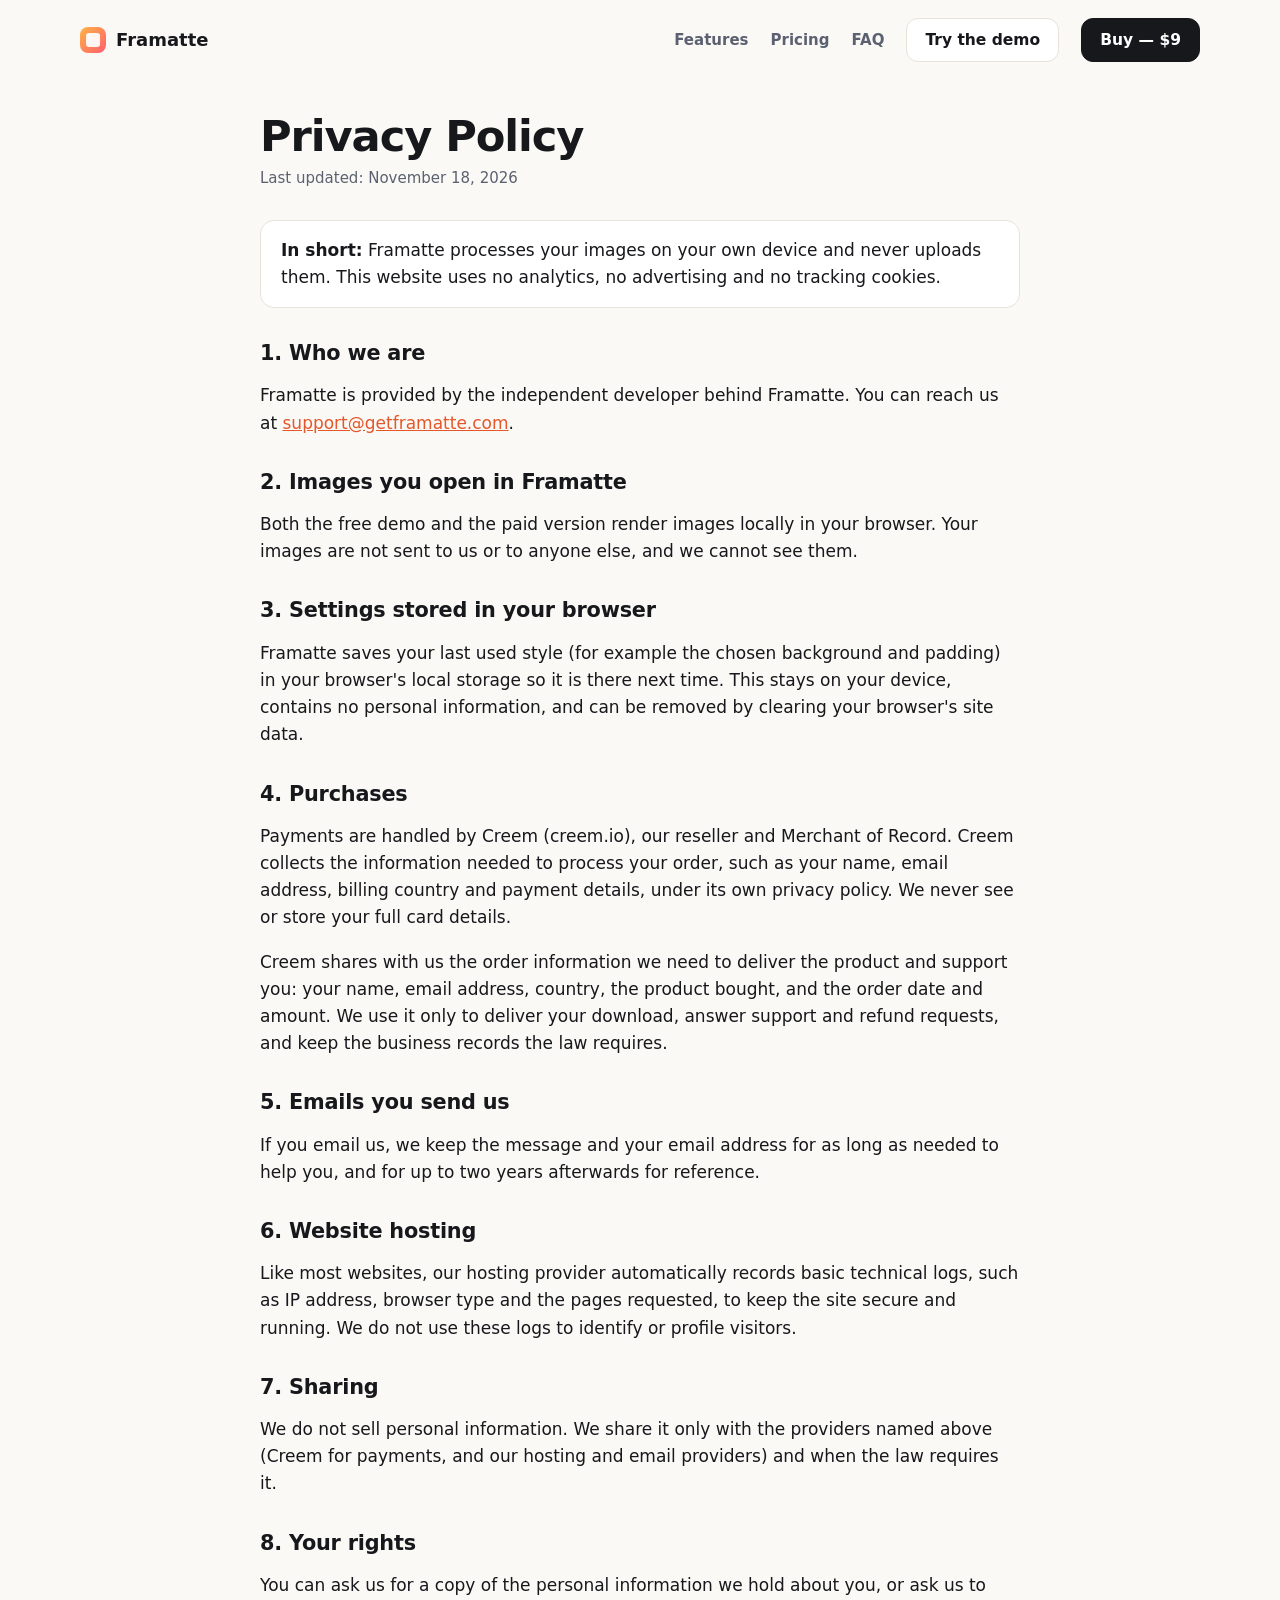
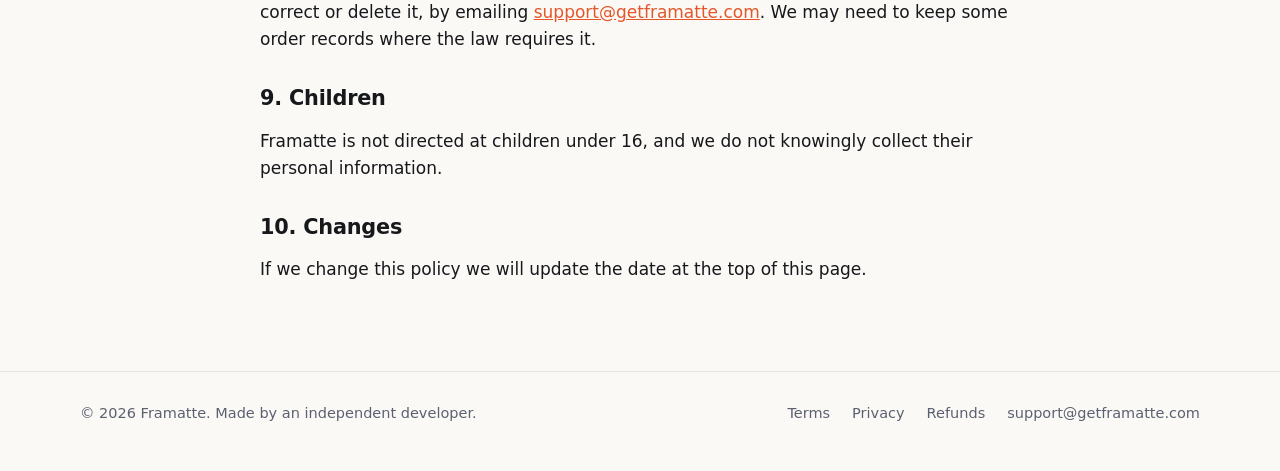
<file: privacy.html>
<!doctype html>
<html lang="en">
<head>
<title>Privacy Policy — Framatte</title>
<meta name="description" content="Privacy Policy for Framatte. Your images never leave your device.">
<meta charset="utf-8">
<meta name="viewport" content="width=device-width, initial-scale=1">
<link rel="icon" href="data:image/svg+xml,%3Csvg xmlns='http://www.w3.org/2000/svg' viewBox='0 0 32 32'%3E%3Cdefs%3E%3ClinearGradient id='g' x1='0' y1='0' x2='1' y2='1'%3E%3Cstop stop-color='%23ffb347'/%3E%3Cstop offset='1' stop-color='%23ff5f6d'/%3E%3C/linearGradient%3E%3C/defs%3E%3Crect width='32' height='32' rx='9' fill='url(%23g)'/%3E%3Crect x='8' y='8' width='16' height='16' rx='3' fill='white'/%3E%3C/svg%3E">
<link rel="stylesheet" href="styles.css">
</head>
<body>
<header class="wrap nav">
  <a class="brand" href="index.html"><span class="logo" aria-hidden="true"></span>Framatte</a>
  <a class="link" href="index.html#features">Features</a>
  <a class="link" href="index.html#pricing">Pricing</a>
  <a class="link" href="index.html#faq">FAQ</a>
  <a class="btn ghost" href="demo.html">Try the demo</a>
  <a class="btn primary" href="https://www.creem.io/product/prod_S1UHxMoHNaVEgxrfEF1Tn">Buy — $9</a>
</header>
<main class="wrap doc">
  <h1>Privacy Policy</h1>
  <p class="date">Last updated: November 18, 2026</p>

  <div class="callout"><strong>In short:</strong> Framatte processes your images on your own device and never uploads them. This website uses no analytics, no advertising and no tracking cookies.</div>

  <h2>1. Who we are</h2>
  <p>Framatte is provided by the independent developer behind Framatte. You can reach us at <a href="mailto:support@getframatte.com">support@getframatte.com</a>.</p>

  <h2>2. Images you open in Framatte</h2>
  <p>Both the free demo and the paid version render images locally in your browser. Your images are not sent to us or to anyone else, and we cannot see them.</p>

  <h2>3. Settings stored in your browser</h2>
  <p>Framatte saves your last used style (for example the chosen background and padding) in your browser's local storage so it is there next time. This stays on your device, contains no personal information, and can be removed by clearing your browser's site data.</p>

  <h2>4. Purchases</h2>
  <p>Payments are handled by Creem (creem.io), our reseller and Merchant of Record. Creem collects the information needed to process your order, such as your name, email address, billing country and payment details, under its own privacy policy. We never see or store your full card details.</p>
  <p>Creem shares with us the order information we need to deliver the product and support you: your name, email address, country, the product bought, and the order date and amount. We use it only to deliver your download, answer support and refund requests, and keep the business records the law requires.</p>

  <h2>5. Emails you send us</h2>
  <p>If you email us, we keep the message and your email address for as long as needed to help you, and for up to two years afterwards for reference.</p>

  <h2>6. Website hosting</h2>
  <p>Like most websites, our hosting provider automatically records basic technical logs, such as IP address, browser type and the pages requested, to keep the site secure and running. We do not use these logs to identify or profile visitors.</p>

  <h2>7. Sharing</h2>
  <p>We do not sell personal information. We share it only with the providers named above (Creem for payments, and our hosting and email providers) and when the law requires it.</p>

  <h2>8. Your rights</h2>
  <p>You can ask us for a copy of the personal information we hold about you, or ask us to correct or delete it, by emailing <a href="mailto:support@getframatte.com">support@getframatte.com</a>. We may need to keep some order records where the law requires it.</p>

  <h2>9. Children</h2>
  <p>Framatte is not directed at children under 16, and we do not knowingly collect their personal information.</p>

  <h2>10. Changes</h2>
  <p>If we change this policy we will update the date at the top of this page.</p>
</main>
<footer>
  <div class="wrap foot">
    <span>© 2026 Framatte. Made by an independent developer.</span>
    <a href="terms.html">Terms</a>
    <a href="privacy.html">Privacy</a>
    <a href="refund.html">Refunds</a>
    <a href="mailto:support@getframatte.com">support@getframatte.com</a>
  </div>
</footer>
</body>
</html>
</file>
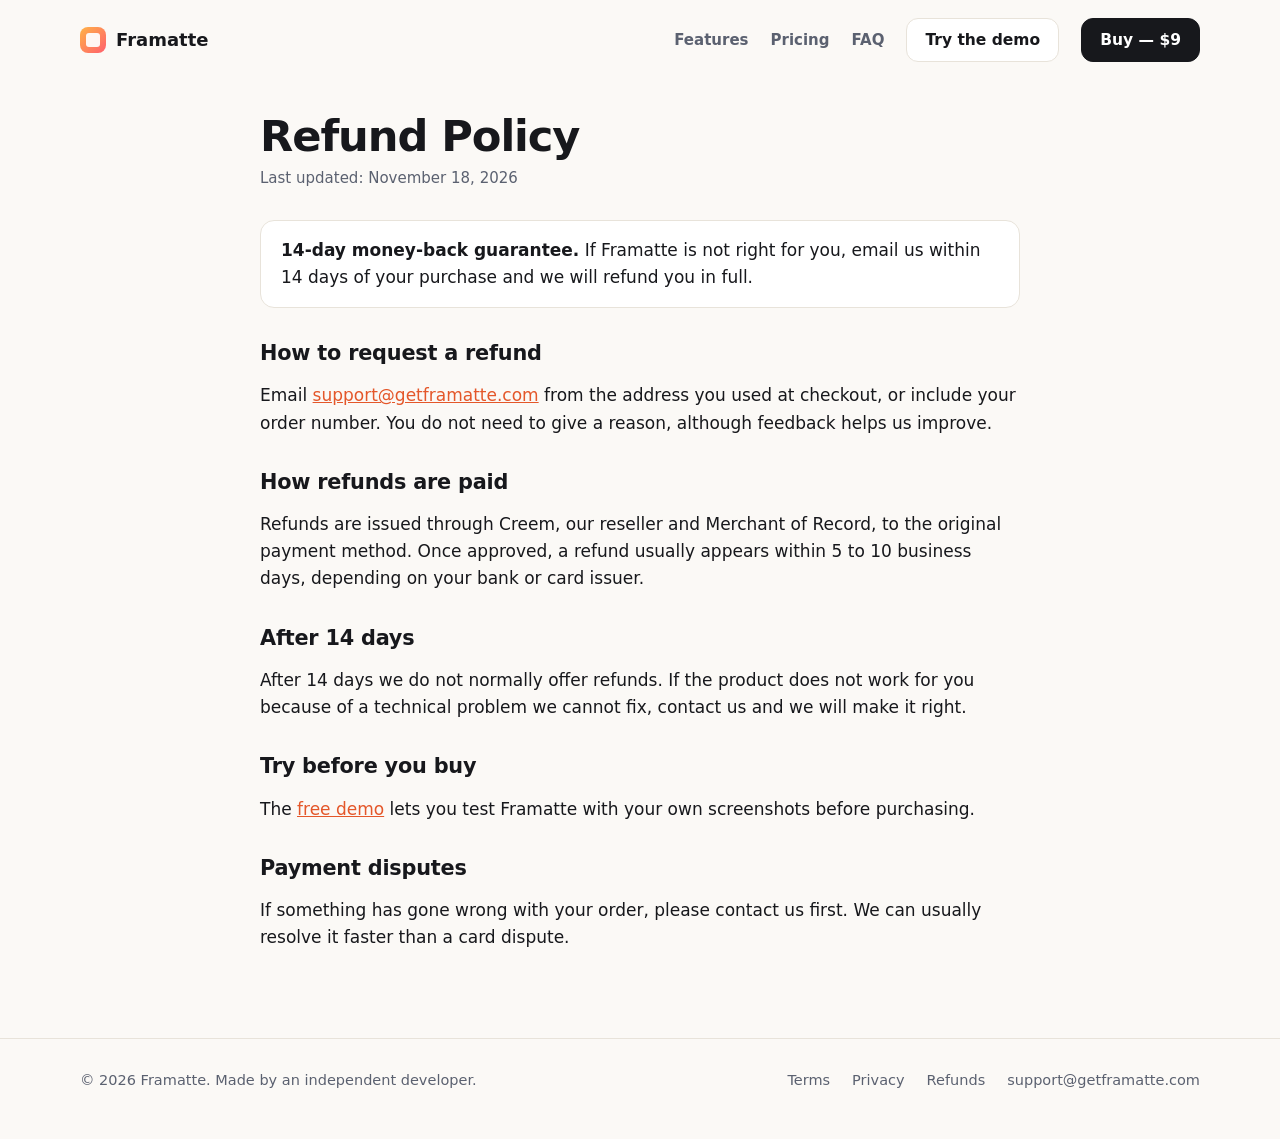
<file: refund.html>
<!doctype html>
<html lang="en">
<head>
<title>Refund Policy — Framatte</title>
<meta name="description" content="Refund Policy for Framatte: 14-day money-back guarantee.">
<meta charset="utf-8">
<meta name="viewport" content="width=device-width, initial-scale=1">
<link rel="icon" href="data:image/svg+xml,%3Csvg xmlns='http://www.w3.org/2000/svg' viewBox='0 0 32 32'%3E%3Cdefs%3E%3ClinearGradient id='g' x1='0' y1='0' x2='1' y2='1'%3E%3Cstop stop-color='%23ffb347'/%3E%3Cstop offset='1' stop-color='%23ff5f6d'/%3E%3C/linearGradient%3E%3C/defs%3E%3Crect width='32' height='32' rx='9' fill='url(%23g)'/%3E%3Crect x='8' y='8' width='16' height='16' rx='3' fill='white'/%3E%3C/svg%3E">
<link rel="stylesheet" href="styles.css">
</head>
<body>
<header class="wrap nav">
  <a class="brand" href="index.html"><span class="logo" aria-hidden="true"></span>Framatte</a>
  <a class="link" href="index.html#features">Features</a>
  <a class="link" href="index.html#pricing">Pricing</a>
  <a class="link" href="index.html#faq">FAQ</a>
  <a class="btn ghost" href="demo.html">Try the demo</a>
  <a class="btn primary" href="https://www.creem.io/product/prod_S1UHxMoHNaVEgxrfEF1Tn">Buy — $9</a>
</header>
<main class="wrap doc">
  <h1>Refund Policy</h1>
  <p class="date">Last updated: November 18, 2026</p>

  <div class="callout"><strong>14-day money-back guarantee.</strong> If Framatte is not right for you, email us within 14 days of your purchase and we will refund you in full.</div>

  <h2>How to request a refund</h2>
  <p>Email <a href="mailto:support@getframatte.com">support@getframatte.com</a> from the address you used at checkout, or include your order number. You do not need to give a reason, although feedback helps us improve.</p>

  <h2>How refunds are paid</h2>
  <p>Refunds are issued through Creem, our reseller and Merchant of Record, to the original payment method. Once approved, a refund usually appears within 5 to 10 business days, depending on your bank or card issuer.</p>

  <h2>After 14 days</h2>
  <p>After 14 days we do not normally offer refunds. If the product does not work for you because of a technical problem we cannot fix, contact us and we will make it right.</p>

  <h2>Try before you buy</h2>
  <p>The <a href="demo.html">free demo</a> lets you test Framatte with your own screenshots before purchasing.</p>

  <h2>Payment disputes</h2>
  <p>If something has gone wrong with your order, please contact us first. We can usually resolve it faster than a card dispute.</p>
</main>
<footer>
  <div class="wrap foot">
    <span>© 2026 Framatte. Made by an independent developer.</span>
    <a href="terms.html">Terms</a>
    <a href="privacy.html">Privacy</a>
    <a href="refund.html">Refunds</a>
    <a href="mailto:support@getframatte.com">support@getframatte.com</a>
  </div>
</footer>
</body>
</html>
</file>
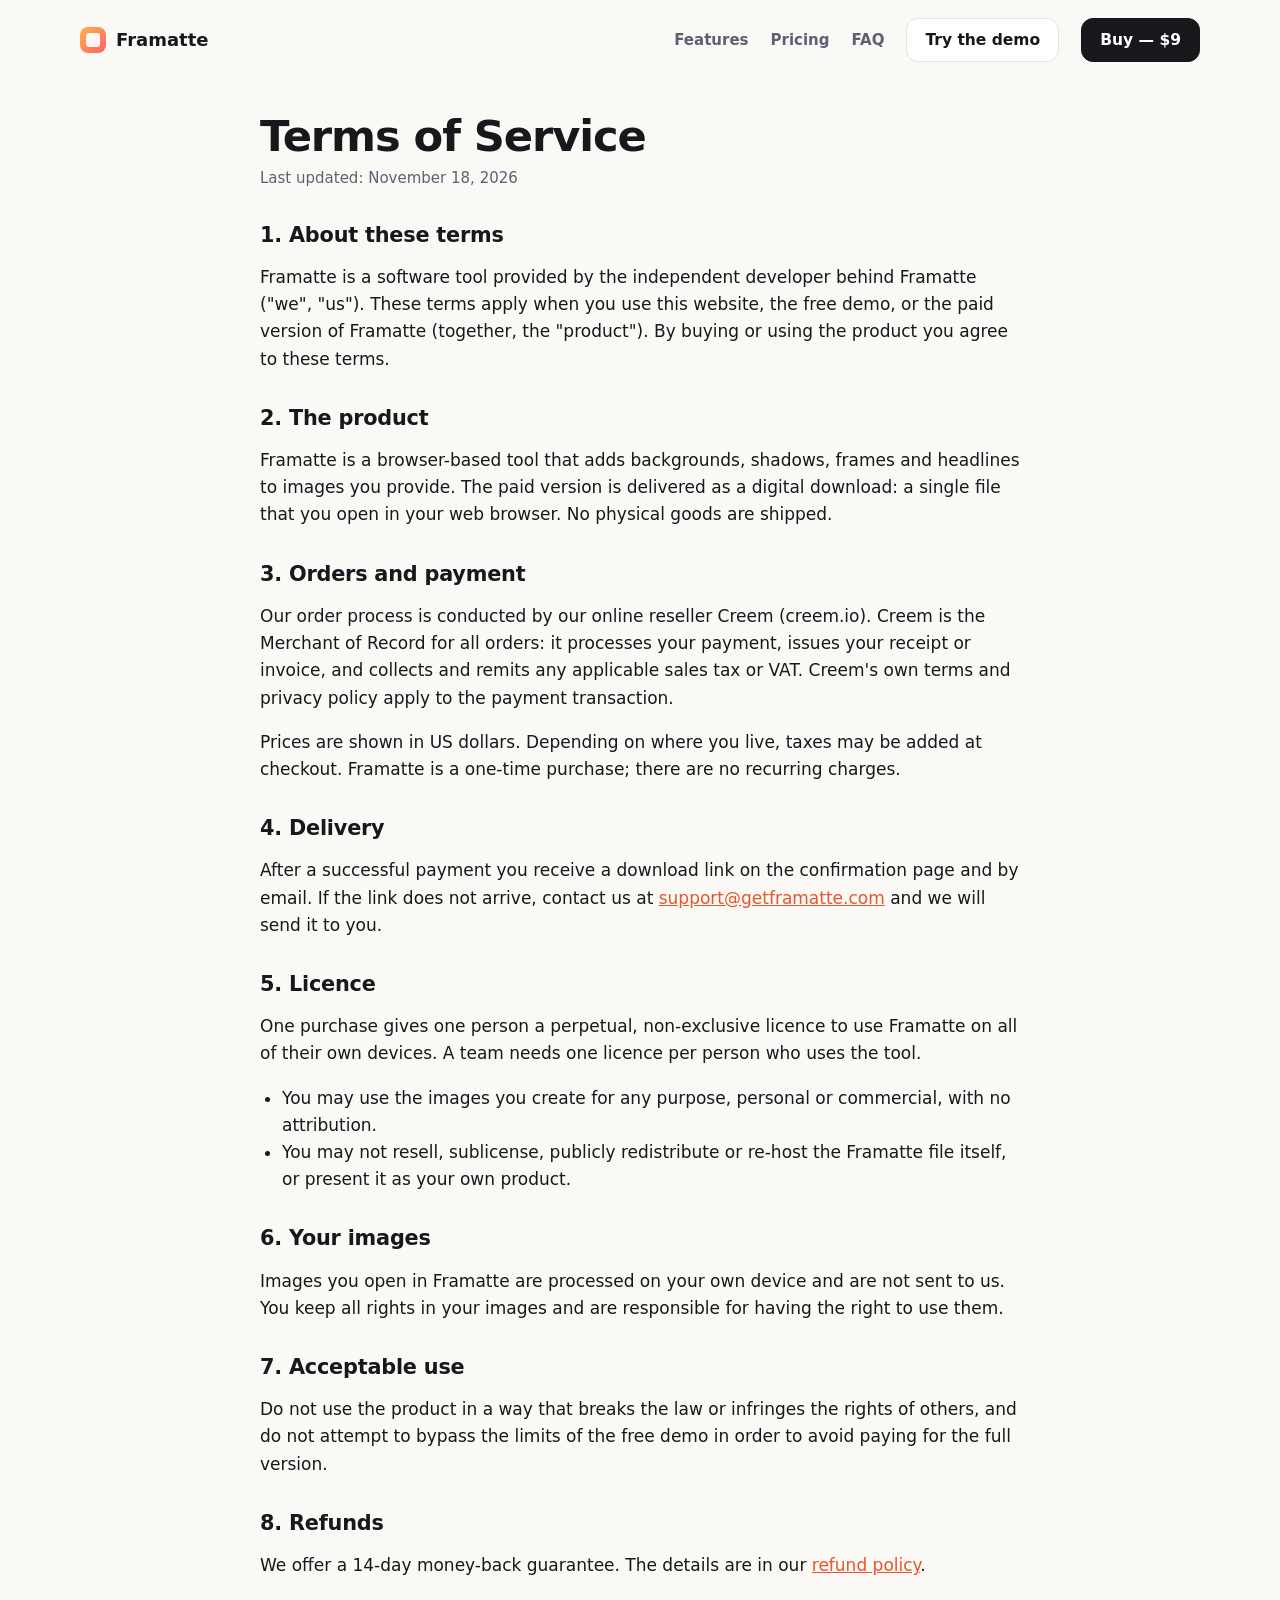
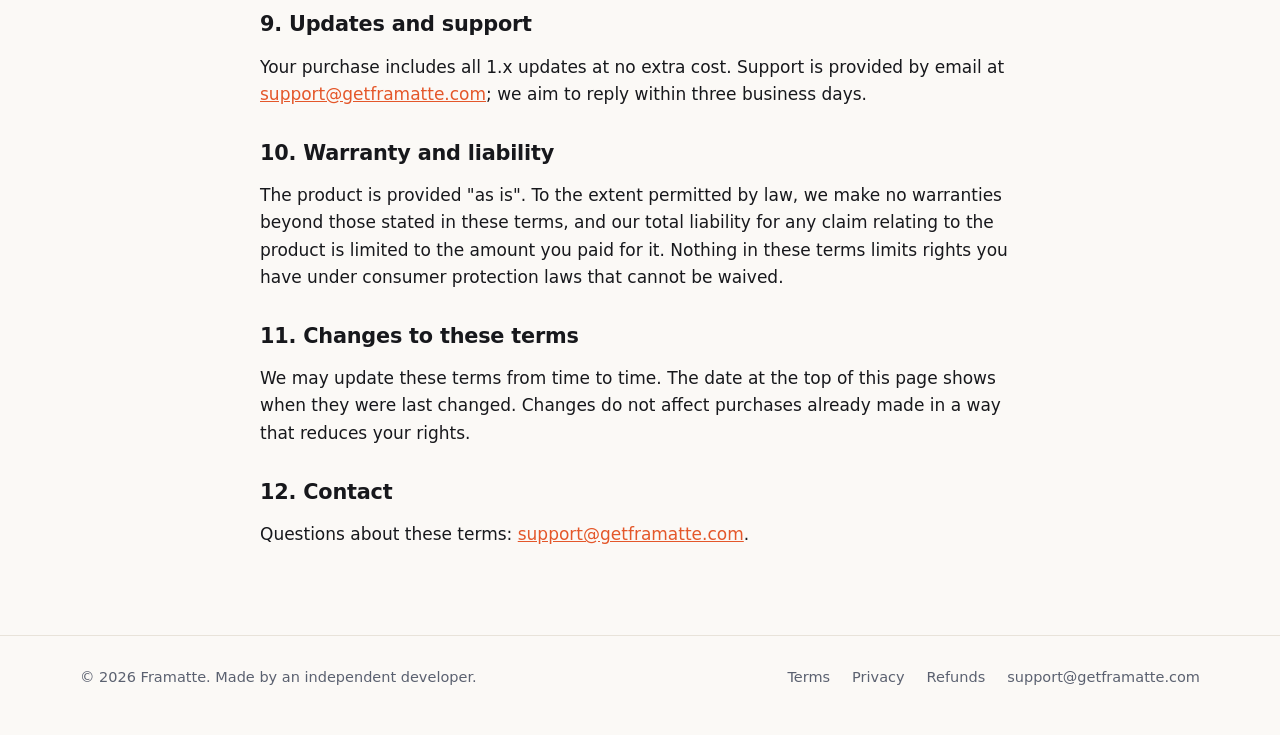
<file: terms.html>
<!doctype html>
<html lang="en">
<head>
<title>Terms of Service — Framatte</title>
<meta name="description" content="Terms of Service for Framatte.">
<meta charset="utf-8">
<meta name="viewport" content="width=device-width, initial-scale=1">
<link rel="icon" href="data:image/svg+xml,%3Csvg xmlns='http://www.w3.org/2000/svg' viewBox='0 0 32 32'%3E%3Cdefs%3E%3ClinearGradient id='g' x1='0' y1='0' x2='1' y2='1'%3E%3Cstop stop-color='%23ffb347'/%3E%3Cstop offset='1' stop-color='%23ff5f6d'/%3E%3C/linearGradient%3E%3C/defs%3E%3Crect width='32' height='32' rx='9' fill='url(%23g)'/%3E%3Crect x='8' y='8' width='16' height='16' rx='3' fill='white'/%3E%3C/svg%3E">
<link rel="stylesheet" href="styles.css">
</head>
<body>
<header class="wrap nav">
  <a class="brand" href="index.html"><span class="logo" aria-hidden="true"></span>Framatte</a>
  <a class="link" href="index.html#features">Features</a>
  <a class="link" href="index.html#pricing">Pricing</a>
  <a class="link" href="index.html#faq">FAQ</a>
  <a class="btn ghost" href="demo.html">Try the demo</a>
  <a class="btn primary" href="https://www.creem.io/product/prod_S1UHxMoHNaVEgxrfEF1Tn">Buy — $9</a>
</header>
<main class="wrap doc">
  <h1>Terms of Service</h1>
  <p class="date">Last updated: November 18, 2026</p>

  <h2>1. About these terms</h2>
  <p>Framatte is a software tool provided by the independent developer behind Framatte ("we", "us"). These terms apply when you use this website, the free demo, or the paid version of Framatte (together, the "product"). By buying or using the product you agree to these terms.</p>

  <h2>2. The product</h2>
  <p>Framatte is a browser-based tool that adds backgrounds, shadows, frames and headlines to images you provide. The paid version is delivered as a digital download: a single file that you open in your web browser. No physical goods are shipped.</p>

  <h2>3. Orders and payment</h2>
  <p>Our order process is conducted by our online reseller Creem (creem.io). Creem is the Merchant of Record for all orders: it processes your payment, issues your receipt or invoice, and collects and remits any applicable sales tax or VAT. Creem's own terms and privacy policy apply to the payment transaction.</p>
  <p>Prices are shown in US dollars. Depending on where you live, taxes may be added at checkout. Framatte is a one-time purchase; there are no recurring charges.</p>

  <h2>4. Delivery</h2>
  <p>After a successful payment you receive a download link on the confirmation page and by email. If the link does not arrive, contact us at <a href="mailto:support@getframatte.com">support@getframatte.com</a> and we will send it to you.</p>

  <h2>5. Licence</h2>
  <p>One purchase gives one person a perpetual, non-exclusive licence to use Framatte on all of their own devices. A team needs one licence per person who uses the tool.</p>
  <ul>
    <li>You may use the images you create for any purpose, personal or commercial, with no attribution.</li>
    <li>You may not resell, sublicense, publicly redistribute or re-host the Framatte file itself, or present it as your own product.</li>
  </ul>

  <h2>6. Your images</h2>
  <p>Images you open in Framatte are processed on your own device and are not sent to us. You keep all rights in your images and are responsible for having the right to use them.</p>

  <h2>7. Acceptable use</h2>
  <p>Do not use the product in a way that breaks the law or infringes the rights of others, and do not attempt to bypass the limits of the free demo in order to avoid paying for the full version.</p>

  <h2>8. Refunds</h2>
  <p>We offer a 14-day money-back guarantee. The details are in our <a href="refund.html">refund policy</a>.</p>

  <h2>9. Updates and support</h2>
  <p>Your purchase includes all 1.x updates at no extra cost. Support is provided by email at <a href="mailto:support@getframatte.com">support@getframatte.com</a>; we aim to reply within three business days.</p>

  <h2>10. Warranty and liability</h2>
  <p>The product is provided "as is". To the extent permitted by law, we make no warranties beyond those stated in these terms, and our total liability for any claim relating to the product is limited to the amount you paid for it. Nothing in these terms limits rights you have under consumer protection laws that cannot be waived.</p>

  <h2>11. Changes to these terms</h2>
  <p>We may update these terms from time to time. The date at the top of this page shows when they were last changed. Changes do not affect purchases already made in a way that reduces your rights.</p>

  <h2>12. Contact</h2>
  <p>Questions about these terms: <a href="mailto:support@getframatte.com">support@getframatte.com</a>.</p>
</main>
<footer>
  <div class="wrap foot">
    <span>© 2026 Framatte. Made by an independent developer.</span>
    <a href="terms.html">Terms</a>
    <a href="privacy.html">Privacy</a>
    <a href="refund.html">Refunds</a>
    <a href="mailto:support@getframatte.com">support@getframatte.com</a>
  </div>
</footer>
</body>
</html>
</file>
<file: styles.css>
:root {
  --bg: #fbf9f6; --card: #ffffff; --ink: #17181c; --mute: #5b6170; --line: #e8e3da;
  --soft: #f3efe8; --acc: #e4572a; --btn: #17181c; --btn-ink: #ffffff;
  --font: ui-sans-serif, system-ui, -apple-system, "Segoe UI", Roboto, "Helvetica Neue", Arial, sans-serif;
}
@media (prefers-color-scheme: dark) {
  :root { --bg: #0e1014; --card: #161a21; --ink: #f1f2f5; --mute: #a0a7b5; --line: #262b36;
    --soft: #141820; --acc: #ff8a5c; --btn: #f1f2f5; --btn-ink: #101216; }
}
* { box-sizing: border-box; }
html { scroll-behavior: smooth; -webkit-text-size-adjust: 100%; }
body { margin: 0; background: var(--bg); color: var(--ink); font: 17px/1.6 var(--font); }
img, canvas { max-width: 100%; }
a { color: inherit; }
:focus-visible { outline: 2px solid var(--acc); outline-offset: 3px; border-radius: 4px; }
.wrap { width: min(1120px, 100% - 40px); margin-inline: auto; }

/* header */
.nav { display: flex; align-items: center; gap: 22px; padding: 18px 0; }
.brand { display: flex; align-items: center; gap: 10px; font-weight: 750; font-size: 18px; text-decoration: none; margin-right: auto; }
.logo { width: 26px; height: 26px; border-radius: 8px; background: linear-gradient(135deg, #ffb347, #ff5f6d); position: relative; flex: none; }
.logo::after { content: ""; position: absolute; inset: 6px; border-radius: 3px; background: #fff; opacity: .93; }
.nav a.link { text-decoration: none; color: var(--mute); font-size: 15px; font-weight: 550; }
.nav a.link:hover { color: var(--ink); }
.btn { display: inline-flex; align-items: center; justify-content: center; height: 44px; padding: 0 18px; border-radius: 12px;
  font-weight: 650; font-size: 15.5px; text-decoration: none; border: 1px solid var(--line); background: var(--card); white-space: nowrap; }
.btn:hover { border-color: var(--mute); }
.btn.primary { background: var(--btn); color: var(--btn-ink); border-color: var(--btn); }
.btn.primary:hover { opacity: .88; }
.btn.big { height: 52px; padding: 0 24px; font-size: 17px; border-radius: 14px; }

/* hero */
.hero { padding: 54px 0 30px; text-align: center; }
.eyebrow { display: inline-block; font-size: 13.5px; font-weight: 650; color: var(--acc); border: 1px solid var(--line); background: var(--card);
  padding: 5px 12px; border-radius: 999px; margin-bottom: 20px; }
h1 { font-size: clamp(2.3rem, 5.6vw, 4rem); line-height: 1.06; letter-spacing: -0.025em; font-weight: 780; margin: 0 auto 18px; max-width: 15ch; text-wrap: balance; }
.lede { font-size: clamp(1.05rem, 1.8vw, 1.25rem); color: var(--mute); max-width: 56ch; margin: 0 auto 28px; text-wrap: pretty; }
.cta { display: flex; gap: 12px; justify-content: center; flex-wrap: wrap; }
.fine { font-size: 14px; color: var(--mute); margin-top: 14px; }
.shot { display: block; width: 100%; height: auto; border-radius: 18px; box-shadow: 0 30px 70px -30px rgba(20, 22, 30, .45), 0 0 0 1px var(--line); }
.hero .shot { margin-top: 46px; }

section { padding: 64px 0; }
h2 { font-size: clamp(1.7rem, 3.4vw, 2.5rem); line-height: 1.12; letter-spacing: -0.02em; font-weight: 760; margin: 0 0 12px; text-wrap: balance; }
.sub { color: var(--mute); max-width: 58ch; margin: 0 0 34px; }
.center { text-align: center; }
.center .sub { margin-inline: auto; }

.pairs { display: grid; grid-template-columns: 1fr 1fr; gap: 22px; align-items: center; }
.pairs figure, .gallery figure { margin: 0; }
figcaption { font-size: 14px; color: var(--mute); margin-top: 10px; text-align: center; }
.plain { border-radius: 6px; box-shadow: 0 0 0 1px var(--line); }
.gallery { display: grid; grid-template-columns: repeat(3, 1fr); gap: 20px; margin-top: 26px; }
.gallery .shot { border-radius: 14px; }

.grid { display: grid; grid-template-columns: repeat(3, 1fr); gap: 16px; }
.card { background: var(--card); border: 1px solid var(--line); border-radius: 18px; padding: 24px; }
.card h3 { margin: 0 0 6px; font-size: 18px; letter-spacing: -0.01em; }
.card p { margin: 0; color: var(--mute); font-size: 15.5px; }
.num { display: inline-flex; width: 30px; height: 30px; border-radius: 9px; align-items: center; justify-content: center; font-weight: 750; font-size: 14px;
  background: var(--soft); color: var(--acc); margin-bottom: 12px; }

.price { max-width: 520px; margin: 0 auto; text-align: left; padding: 32px; }
.amount { font-size: 54px; font-weight: 800; letter-spacing: -0.03em; line-height: 1; }
.amount small { font-size: 16px; font-weight: 550; color: var(--mute); letter-spacing: 0; margin-left: 6px; }
.price ul { list-style: none; padding: 0; margin: 22px 0 26px; display: grid; gap: 10px; }
.price li { padding-left: 28px; position: relative; font-size: 16px; }
.price li::before { content: ""; position: absolute; left: 2px; top: .45em; width: 14px; height: 8px; border-left: 2.5px solid var(--acc); border-bottom: 2.5px solid var(--acc); transform: rotate(-45deg); }
.price .btn { width: 100%; }

.faq { max-width: 760px; margin: 0 auto; }
details { border-bottom: 1px solid var(--line); padding: 16px 0; }
summary { cursor: pointer; font-weight: 650; list-style: none; display: flex; justify-content: space-between; gap: 16px; }
summary::-webkit-details-marker { display: none; }
summary::after { content: "+"; color: var(--mute); font-weight: 500; font-size: 22px; line-height: 1; }
details[open] summary::after { content: "–"; }
details p { color: var(--mute); margin: 10px 0 0; }

footer { border-top: 1px solid var(--line); padding: 30px 0 46px; color: var(--mute); font-size: 14.5px; }
.foot { display: flex; flex-wrap: wrap; gap: 10px 22px; align-items: center; }
.foot span { margin-right: auto; }
.foot a { text-decoration: none; }
.foot a:hover { color: var(--ink); text-decoration: underline; }

/* legal pages */
.doc { max-width: 760px; margin: 0 auto; padding: 34px 0 70px; }
.doc h1 { font-size: clamp(2rem, 4vw, 2.7rem); max-width: none; text-align: left; margin: 0 0 6px; }
.doc .date { color: var(--mute); font-size: 15px; margin: 0 0 30px; }
.doc h2 { font-size: 1.3rem; margin: 34px 0 8px; letter-spacing: -0.01em; }
.doc p, .doc li { color: var(--ink); }
.doc ul { padding-left: 22px; }
.doc a { color: var(--acc); }
.callout { background: var(--card); border: 1px solid var(--line); border-radius: 14px; padding: 16px 20px; margin: 0 0 8px; }

@media (max-width: 860px) {
  .grid, .gallery { grid-template-columns: 1fr; }
  .pairs { grid-template-columns: 1fr; }
  .nav a.link { display: none; }
  .nav { gap: 10px; }
  .nav .btn { height: 40px; padding: 0 13px; font-size: 14.5px; }
  section { padding: 46px 0; }
  .hero { padding-top: 30px; }
  .wrap { width: min(1120px, 100% - 32px); }
}
@media (max-width: 420px) { .nav .btn.ghost { display: none; } }
</file>
